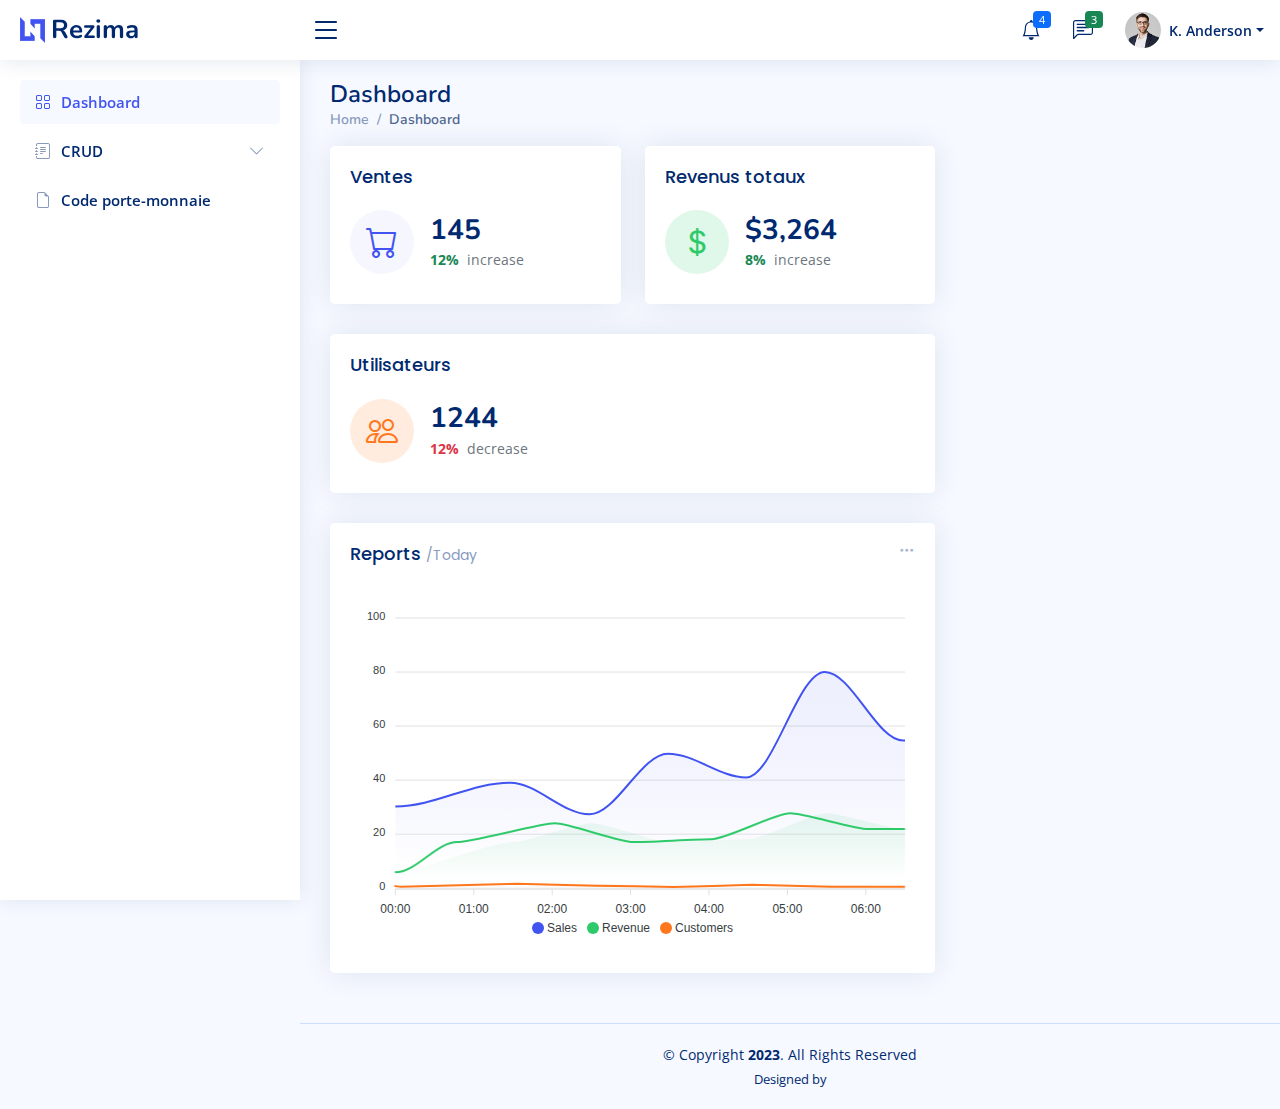
<file: FrontRegime/index.html>
<!DOCTYPE html>
<html lang="en">

<head>
  <meta charset="utf-8">
  <meta content="width=device-width, initial-scale=1.0" name="viewport">

  <title>Rezima - Admin</title>
  <meta content="" name="description">
  <meta content="" name="keywords">

  <!-- Favicons -->
  <link href="assets/img/favicon.png" rel="icon">
  <link href="assets/img/apple-touch-icon.png" rel="apple-touch-icon">

  <!-- Google Fonts -->
  <link href="https://fonts.gstatic.com" rel="preconnect">
  <link href="https://fonts.googleapis.com/css?family=Open+Sans:300,300i,400,400i,600,600i,700,700i|Nunito:300,300i,400,400i,600,600i,700,700i|Poppins:300,300i,400,400i,500,500i,600,600i,700,700i" rel="stylesheet">

  <!-- Vendor CSS Files -->
  <link href="assets/vendor/bootstrap/css/bootstrap.min.css" rel="stylesheet">
  <link href="assets/vendor/bootstrap-icons/bootstrap-icons.css" rel="stylesheet">
  <link href="assets/vendor/boxicons/css/boxicons.min.css" rel="stylesheet">
  <link href="assets/vendor/quill/quill.snow.css" rel="stylesheet">
  <link href="assets/vendor/quill/quill.bubble.css" rel="stylesheet">
  <link href="assets/vendor/remixicon/remixicon.css" rel="stylesheet">
  <link href="assets/vendor/simple-datatables/style.css" rel="stylesheet">

  <!-- Template Main CSS File -->
  <link href="assets/css/style.css" rel="stylesheet">

  <!-- =======================================================
  * Template Name: NiceAdmin - v2.2.2
  * Template URL: https://bootstrapmade.com/nice-admin-bootstrap-admin-html-template/
  * Author: BootstrapMade.com
  * License: https://bootstrapmade.com/license/
  ======================================================== -->
</head>

<body>

  <!-- ======= Header ======= -->
  <header id="header" class="header fixed-top d-flex align-items-center">

    <div class="d-flex align-items-center justify-content-between">
      <a href="index.html" class="logo d-flex align-items-center">
        <img src="assets/img/logo.png" alt="">
        <span class="d-none d-lg-block">Rezima</span>
      </a>
      <i class="bi bi-list toggle-sidebar-btn"></i>
    </div><!-- End Logo -->


    <nav class="header-nav ms-auto">
      <ul class="d-flex align-items-center">

        <li class="nav-item d-block d-lg-none">
          <a class="nav-link nav-icon search-bar-toggle " href="#">
            <i class="bi bi-search"></i>
          </a>
        </li><!-- End Search Icon-->

        <li class="nav-item dropdown">

          <a class="nav-link nav-icon" href="#" data-bs-toggle="dropdown">
            <i class="bi bi-bell"></i>
            <span class="badge bg-primary badge-number">4</span>
          </a><!-- End Notification Icon -->

          <ul class="dropdown-menu dropdown-menu-end dropdown-menu-arrow notifications">
            <li class="dropdown-header">
              You have 4 new notifications
              <a href="#"><span class="badge rounded-pill bg-primary p-2 ms-2">View all</span></a>
            </li>
            <li>
              <hr class="dropdown-divider">
            </li>

            <li class="notification-item">
              <i class="bi bi-exclamation-circle text-warning"></i>
              <div>
                <h4>Lorem Ipsum</h4>
                <p>Quae dolorem earum veritatis oditseno</p>
                <p>30 min. ago</p>
              </div>
            </li>

            <li>
              <hr class="dropdown-divider">
            </li>

            <li class="notification-item">
              <i class="bi bi-x-circle text-danger"></i>
              <div>
                <h4>Atque rerum nesciunt</h4>
                <p>Quae dolorem earum veritatis oditseno</p>
                <p>1 hr. ago</p>
              </div>
            </li>

            <li>
              <hr class="dropdown-divider">
            </li>

            <li class="notification-item">
              <i class="bi bi-check-circle text-success"></i>
              <div>
                <h4>Sit rerum fuga</h4>
                <p>Quae dolorem earum veritatis oditseno</p>
                <p>2 hrs. ago</p>
              </div>
            </li>

            <li>
              <hr class="dropdown-divider">
            </li>

            <li class="notification-item">
              <i class="bi bi-info-circle text-primary"></i>
              <div>
                <h4>Dicta reprehenderit</h4>
                <p>Quae dolorem earum veritatis oditseno</p>
                <p>4 hrs. ago</p>
              </div>
            </li>

            <li>
              <hr class="dropdown-divider">
            </li>
            <li class="dropdown-footer">
              <a href="#">Show all notifications</a>
            </li>

          </ul><!-- End Notification Dropdown Items -->

        </li><!-- End Notification Nav -->

        <li class="nav-item dropdown">

          <a class="nav-link nav-icon" href="#" data-bs-toggle="dropdown">
            <i class="bi bi-chat-left-text"></i>
            <span class="badge bg-success badge-number">3</span>
          </a><!-- End Messages Icon -->

          <ul class="dropdown-menu dropdown-menu-end dropdown-menu-arrow messages">
            <li class="dropdown-header">
              You have 3 new messages
              <a href="#"><span class="badge rounded-pill bg-primary p-2 ms-2">View all</span></a>
            </li>
            <li>
              <hr class="dropdown-divider">
            </li>

            <li class="message-item">
              <a href="#">
                <img src="assets/img/messages-1.jpg" alt="" class="rounded-circle">
                <div>
                  <h4>Maria Hudson</h4>
                  <p>Velit asperiores et ducimus soluta repudiandae labore officia est ut...</p>
                  <p>4 hrs. ago</p>
                </div>
              </a>
            </li>
            <li>
              <hr class="dropdown-divider">
            </li>

            <li class="message-item">
              <a href="#">
                <img src="assets/img/messages-2.jpg" alt="" class="rounded-circle">
                <div>
                  <h4>Anna Nelson</h4>
                  <p>Velit asperiores et ducimus soluta repudiandae labore officia est ut...</p>
                  <p>6 hrs. ago</p>
                </div>
              </a>
            </li>
            <li>
              <hr class="dropdown-divider">
            </li>

            <li class="message-item">
              <a href="#">
                <img src="assets/img/messages-3.jpg" alt="" class="rounded-circle">
                <div>
                  <h4>David Muldon</h4>
                  <p>Velit asperiores et ducimus soluta repudiandae labore officia est ut...</p>
                  <p>8 hrs. ago</p>
                </div>
              </a>
            </li>
            <li>
              <hr class="dropdown-divider">
            </li>

            <li class="dropdown-footer">
              <a href="#">Show all messages</a>
            </li>

          </ul><!-- End Messages Dropdown Items -->

        </li><!-- End Messages Nav -->

        <li class="nav-item dropdown pe-3">

          <a class="nav-link nav-profile d-flex align-items-center pe-0" href="#" data-bs-toggle="dropdown">
            <img src="assets/img/profile-img.jpg" alt="Profile" class="rounded-circle">
            <span class="d-none d-md-block dropdown-toggle ps-2">K. Anderson</span>
          </a><!-- End Profile Iamge Icon -->

          <ul class="dropdown-menu dropdown-menu-end dropdown-menu-arrow profile">
            <li class="dropdown-header">
              <h6>Kevin Anderson</h6>
              <span>Web Designer</span>
            </li>
            <li>
              <hr class="dropdown-divider">
            </li>

            <li>
              <a class="dropdown-item d-flex align-items-center" href="users-profile.html">
                <i class="bi bi-person"></i>
                <span>My Profile</span>
              </a>
            </li>
            <li>
              <hr class="dropdown-divider">
            </li>

            <li>
              <a class="dropdown-item d-flex align-items-center" href="users-profile.html">
                <i class="bi bi-gear"></i>
                <span>Account Settings</span>
              </a>
            </li>
            <li>
              <hr class="dropdown-divider">
            </li>

            <li>
              <a class="dropdown-item d-flex align-items-center" href="pages-faq.html">
                <i class="bi bi-question-circle"></i>
                <span>Need Help?</span>
              </a>
            </li>
            <li>
              <hr class="dropdown-divider">
            </li>

            <li>
              <a class="dropdown-item d-flex align-items-center" href="#">
                <i class="bi bi-box-arrow-right"></i>
                <span>Sign Out</span>
              </a>
            </li>

          </ul><!-- End Profile Dropdown Items -->
        </li><!-- End Profile Nav -->

      </ul>
    </nav><!-- End Icons Navigation -->

  </header><!-- End Header -->

  <!-- ======= Sidebar ======= -->
  <aside id="sidebar" class="sidebar">

    <ul class="sidebar-nav" id="sidebar-nav">

      <li class="nav-item">
        <a class="nav-link " href="index.html">
          <i class="bi bi-grid"></i>
          <span>Dashboard</span>
        </a>
      </li>
      </li><!-- End Dashboard Nav -->

      <li class="nav-item">
       
      <li class="nav-item">
        <a class="nav-link collapsed" data-bs-target="#forms-nav" data-bs-toggle="collapse" href="#">
          <i class="bi bi-journal-text"></i><span>CRUD</span><i class="bi bi-chevron-down ms-auto"></i>
        </a>
        <ul id="forms-nav" class="nav-content collapse " data-bs-parent="#sidebar-nav">
          <li>
            <a href="CRUD_Régimes.html">
              <i class="bi bi-circle"></i><span>Régimes</span>
            </a>
          </li>
          <li>
            <a href="CRUD_Sports.html">
              <i class="bi bi-circle"></i><span>Sports</span>
            </a>
          </li>
          <li>
            <a href="CRUD_Paramètres.html">
              <i class="bi bi-circle"></i><span>Paramètres</span>
            </a>
          </li>
        </ul>
<!-- End Forms Nav -->




      


    
<li class="nav-item">
  <a class="nav-link collapsed" href="Validation_Code.html">
    <i class="bi bi-file-earmark"></i>
    <span>Code porte-monnaie</span>
  </a>
</li><!-- End Blank Page Nav -->

    </ul>

  </aside><!-- End Sidebar-->
  <main id="main" class="main">

    <div class="pagetitle">
      <h1>Dashboard</h1>
      <nav>
        <ol class="breadcrumb">
          <li class="breadcrumb-item"><a href="index.html">Home</a></li>
          <li class="breadcrumb-item active">Dashboard</li>
        </ol>
      </nav>
    </div><!-- End Page Title -->

    <section class="section dashboard">
      <div class="row">

        <!-- Left side columns -->
        <div class="col-lg-8">
          <div class="row">

            <!-- Sales Card -->
            <div class="col-xxl-4 col-md-6">
              <div class="card info-card sales-card">

                

                <div class="card-body">
                  <h5 class="card-title">Ventes</h5>

                  <div class="d-flex align-items-center">
                    <div class="card-icon rounded-circle d-flex align-items-center justify-content-center">
                      <i class="bi bi-cart"></i>
                    </div>
                    <div class="ps-3">
                      <h6>145</h6>
                      <span class="text-success small pt-1 fw-bold">12%</span> <span class="text-muted small pt-2 ps-1">increase</span>

                    </div>
                  </div>
                </div>

              </div>
            </div><!-- End Sales Card -->

            <!-- Revenue Card -->
            <div class="col-xxl-4 col-md-6">
              <div class="card info-card revenue-card">

              
                <div class="card-body">
                  <h5 class="card-title">Revenus totaux</h5>

                  <div class="d-flex align-items-center">
                    <div class="card-icon rounded-circle d-flex align-items-center justify-content-center">
                      <i class="bi bi-currency-dollar"></i>
                    </div>
                    <div class="ps-3">
                      <h6>$3,264</h6>
                      <span class="text-success small pt-1 fw-bold">8%</span> <span class="text-muted small pt-2 ps-1">increase</span>

                    </div>
                  </div>
                </div>

              </div>
            </div><!-- End Revenue Card -->

            <!-- Customers Card -->
            <div class="col-xxl-4 col-xl-12">

              <div class="card info-card customers-card">

              

                <div class="card-body">
                  <h5 class="card-title">Utilisateurs</span></h5>

                  <div class="d-flex align-items-center">
                    <div class="card-icon rounded-circle d-flex align-items-center justify-content-center">
                      <i class="bi bi-people"></i>
                    </div>
                    <div class="ps-3">
                      <h6>1244</h6>
                      <span class="text-danger small pt-1 fw-bold">12%</span> <span class="text-muted small pt-2 ps-1">decrease</span>

                    </div>
                  </div>

                </div>
              </div>

            </div><!-- End Customers Card -->

            <!-- Reports -->
            <div class="col-12">
              <div class="card">

                <div class="filter">
                  <a class="icon" href="#" data-bs-toggle="dropdown"><i class="bi bi-three-dots"></i></a>
                  <ul class="dropdown-menu dropdown-menu-end dropdown-menu-arrow">
                    <li class="dropdown-header text-start">
                      <h6>Filter</h6>
                    </li>

                    <li><a class="dropdown-item" href="#">Today</a></li>
                    <li><a class="dropdown-item" href="#">This Month</a></li>
                    <li><a class="dropdown-item" href="#">This Year</a></li>
                  </ul>
                </div>

                <div class="card-body">
                  <h5 class="card-title">Reports <span>/Today</span></h5>

                  <!-- Line Chart -->
                  <div id="reportsChart"></div>

                  <script>
                    document.addEventListener("DOMContentLoaded", () => {
                      new ApexCharts(document.querySelector("#reportsChart"), {
                        series: [{
                          name: 'Sales',
                          data: [31, 40, 28, 51, 42, 82, 56],
                        }, {
                          name: 'Revenue',
                          data: [11, 32, 45, 32, 34, 52, 41]
                        }, {
                          name: 'Customers',
                          data: [15, 11, 32, 18, 9, 24, 11]
                        }],
                        chart: {
                          height: 350,
                          type: 'area',
                          toolbar: {
                            show: false
                          },
                        },
                        markers: {
                          size: 4
                        },
                        colors: ['#4154f1', '#2eca6a', '#ff771d'],
                        fill: {
                          type: "gradient",
                          gradient: {
                            shadeIntensity: 1,
                            opacityFrom: 0.3,
                            opacityTo: 0.4,
                            stops: [0, 90, 100]
                          }
                        },
                        dataLabels: {
                          enabled: false
                        },
                        stroke: {
                          curve: 'smooth',
                          width: 2
                        },
                        xaxis: {
                          type: 'datetime',
                          categories: ["2018-09-19T00:00:00.000Z", "2018-09-19T01:30:00.000Z", "2018-09-19T02:30:00.000Z", "2018-09-19T03:30:00.000Z", "2018-09-19T04:30:00.000Z", "2018-09-19T05:30:00.000Z", "2018-09-19T06:30:00.000Z"]
                        },
                        tooltip: {
                          x: {
                            format: 'dd/MM/yy HH:mm'
                          },
                        }
                      }).render();
                    });
                  </script>
                  <!-- End Line Chart -->

                </div>

              </div>
            </div><!-- End Reports -->

           
          </div>
        </div><!-- End Left side columns -->

        <!-- Right side columns -->
        

      </div>
    </section>

  </main><!-- End #main -->

  <!-- ======= Footer ======= -->
  <footer id="footer" class="footer">
    <div class="copyright">
      &copy; Copyright <strong><span>2023</span></strong>. All Rights Reserved
    </div>
    <div class="credits">
      <!-- All the links in the footer should remain intact. -->
      <!-- You can delete the links only if you purchased the pro version. -->
      <!-- Licensing information: https://bootstrapmade.com/license/ -->
      <!-- Purchase the pro version with working PHP/AJAX contact form: https://bootstrapmade.com/nice-admin-bootstrap-admin-html-template/ -->
      Designed by 
  </footer><!-- End Footer -->
  <a href="#" class="back-to-top d-flex align-items-center justify-content-center"><i class="bi bi-arrow-up-short"></i></a>

  <!-- Vendor JS Files -->
  <script src="assets/vendor/apexcharts/apexcharts.min.js"></script>
  <script src="assets/vendor/bootstrap/js/bootstrap.bundle.min.js"></script>
  <script src="assets/vendor/chart.js/chart.min.js"></script>
  <script src="assets/vendor/echarts/echarts.min.js"></script>
  <script src="assets/vendor/quill/quill.min.js"></script>
  <script src="assets/vendor/simple-datatables/simple-datatables.js"></script>
  <script src="assets/vendor/tinymce/tinymce.min.js"></script>
  <script src="assets/vendor/php-email-form/validate.js"></script>

  <!-- Template Main JS File -->
  <script src="assets/js/main.js"></script>

</body>

</html>
</file>
<file: FrontRegime/assets/vendor/quill/quill.snow.css>
/*!
 * Quill Editor v1.3.7
 * https://quilljs.com/
 * Copyright (c) 2014, Jason Chen
 * Copyright (c) 2013, salesforce.com
 */
.ql-container {
  box-sizing: border-box;
  font-family: Helvetica, Arial, sans-serif;
  font-size: 13px;
  height: 100%;
  margin: 0px;
  position: relative;
}
.ql-container.ql-disabled .ql-tooltip {
  visibility: hidden;
}
.ql-container.ql-disabled .ql-editor ul[data-checked] > li::before {
  pointer-events: none;
}
.ql-clipboard {
  left: -100000px;
  height: 1px;
  overflow-y: hidden;
  position: absolute;
  top: 50%;
}
.ql-clipboard p {
  margin: 0;
  padding: 0;
}
.ql-editor {
  box-sizing: border-box;
  line-height: 1.42;
  height: 100%;
  outline: none;
  overflow-y: auto;
  padding: 12px 15px;
  tab-size: 4;
  -moz-tab-size: 4;
  text-align: left;
  white-space: pre-wrap;
  word-wrap: break-word;
}
.ql-editor > * {
  cursor: text;
}
.ql-editor p,
.ql-editor ol,
.ql-editor ul,
.ql-editor pre,
.ql-editor blockquote,
.ql-editor h1,
.ql-editor h2,
.ql-editor h3,
.ql-editor h4,
.ql-editor h5,
.ql-editor h6 {
  margin: 0;
  padding: 0;
  counter-reset: list-1 list-2 list-3 list-4 list-5 list-6 list-7 list-8 list-9;
}
.ql-editor ol,
.ql-editor ul {
  padding-left: 1.5em;
}
.ql-editor ol > li,
.ql-editor ul > li {
  list-style-type: none;
}
.ql-editor ul > li::before {
  content: '\2022';
}
.ql-editor ul[data-checked=true],
.ql-editor ul[data-checked=false] {
  pointer-events: none;
}
.ql-editor ul[data-checked=true] > li *,
.ql-editor ul[data-checked=false] > li * {
  pointer-events: all;
}
.ql-editor ul[data-checked=true] > li::before,
.ql-editor ul[data-checked=false] > li::before {
  color: #777;
  cursor: pointer;
  pointer-events: all;
}
.ql-editor ul[data-checked=true] > li::before {
  content: '\2611';
}
.ql-editor ul[data-checked=false] > li::before {
  content: '\2610';
}
.ql-editor li::before {
  display: inline-block;
  white-space: nowrap;
  width: 1.2em;
}
.ql-editor li:not(.ql-direction-rtl)::before {
  margin-left: -1.5em;
  margin-right: 0.3em;
  text-align: right;
}
.ql-editor li.ql-direction-rtl::before {
  margin-left: 0.3em;
  margin-right: -1.5em;
}
.ql-editor ol li:not(.ql-direction-rtl),
.ql-editor ul li:not(.ql-direction-rtl) {
  padding-left: 1.5em;
}
.ql-editor ol li.ql-direction-rtl,
.ql-editor ul li.ql-direction-rtl {
  padding-right: 1.5em;
}
.ql-editor ol li {
  counter-reset: list-1 list-2 list-3 list-4 list-5 list-6 list-7 list-8 list-9;
  counter-increment: list-0;
}
.ql-editor ol li:before {
  content: counter(list-0, decimal) '. ';
}
.ql-editor ol li.ql-indent-1 {
  counter-increment: list-1;
}
.ql-editor ol li.ql-indent-1:before {
  content: counter(list-1, lower-alpha) '. ';
}
.ql-editor ol li.ql-indent-1 {
  counter-reset: list-2 list-3 list-4 list-5 list-6 list-7 list-8 list-9;
}
.ql-editor ol li.ql-indent-2 {
  counter-increment: list-2;
}
.ql-editor ol li.ql-indent-2:before {
  content: counter(list-2, lower-roman) '. ';
}
.ql-editor ol li.ql-indent-2 {
  counter-reset: list-3 list-4 list-5 list-6 list-7 list-8 list-9;
}
.ql-editor ol li.ql-indent-3 {
  counter-increment: list-3;
}
.ql-editor ol li.ql-indent-3:before {
  content: counter(list-3, decimal) '. ';
}
.ql-editor ol li.ql-indent-3 {
  counter-reset: list-4 list-5 list-6 list-7 list-8 list-9;
}
.ql-editor ol li.ql-indent-4 {
  counter-increment: list-4;
}
.ql-editor ol li.ql-indent-4:before {
  content: counter(list-4, lower-alpha) '. ';
}
.ql-editor ol li.ql-indent-4 {
  counter-reset: list-5 list-6 list-7 list-8 list-9;
}
.ql-editor ol li.ql-indent-5 {
  counter-increment: list-5;
}
.ql-editor ol li.ql-indent-5:before {
  content: counter(list-5, lower-roman) '. ';
}
.ql-editor ol li.ql-indent-5 {
  counter-reset: list-6 list-7 list-8 list-9;
}
.ql-editor ol li.ql-indent-6 {
  counter-increment: list-6;
}
.ql-editor ol li.ql-indent-6:before {
  content: counter(list-6, decimal) '. ';
}
.ql-editor ol li.ql-indent-6 {
  counter-reset: list-7 list-8 list-9;
}
.ql-editor ol li.ql-indent-7 {
  counter-increment: list-7;
}
.ql-editor ol li.ql-indent-7:before {
  content: counter(list-7, lower-alpha) '. ';
}
.ql-editor ol li.ql-indent-7 {
  counter-reset: list-8 list-9;
}
.ql-editor ol li.ql-indent-8 {
  counter-increment: list-8;
}
.ql-editor ol li.ql-indent-8:before {
  content: counter(list-8, lower-roman) '. ';
}
.ql-editor ol li.ql-indent-8 {
  counter-reset: list-9;
}
.ql-editor ol li.ql-indent-9 {
  counter-increment: list-9;
}
.ql-editor ol li.ql-indent-9:before {
  content: counter(list-9, decimal) '. ';
}
.ql-editor .ql-indent-1:not(.ql-direction-rtl) {
  padding-left: 3em;
}
.ql-editor li.ql-indent-1:not(.ql-direction-rtl) {
  padding-left: 4.5em;
}
.ql-editor .ql-indent-1.ql-direction-rtl.ql-align-right {
  padding-right: 3em;
}
.ql-editor li.ql-indent-1.ql-direction-rtl.ql-align-right {
  padding-right: 4.5em;
}
.ql-editor .ql-indent-2:not(.ql-direction-rtl) {
  padding-left: 6em;
}
.ql-editor li.ql-indent-2:not(.ql-direction-rtl) {
  padding-left: 7.5em;
}
.ql-editor .ql-indent-2.ql-direction-rtl.ql-align-right {
  padding-right: 6em;
}
.ql-editor li.ql-indent-2.ql-direction-rtl.ql-align-right {
  padding-right: 7.5em;
}
.ql-editor .ql-indent-3:not(.ql-direction-rtl) {
  padding-left: 9em;
}
.ql-editor li.ql-indent-3:not(.ql-direction-rtl) {
  padding-left: 10.5em;
}
.ql-editor .ql-indent-3.ql-direction-rtl.ql-align-right {
  padding-right: 9em;
}
.ql-editor li.ql-indent-3.ql-direction-rtl.ql-align-right {
  padding-right: 10.5em;
}
.ql-editor .ql-indent-4:not(.ql-direction-rtl) {
  padding-left: 12em;
}
.ql-editor li.ql-indent-4:not(.ql-direction-rtl) {
  padding-left: 13.5em;
}
.ql-editor .ql-indent-4.ql-direction-rtl.ql-align-right {
  padding-right: 12em;
}
.ql-editor li.ql-indent-4.ql-direction-rtl.ql-align-right {
  padding-right: 13.5em;
}
.ql-editor .ql-indent-5:not(.ql-direction-rtl) {
  padding-left: 15em;
}
.ql-editor li.ql-indent-5:not(.ql-direction-rtl) {
  padding-left: 16.5em;
}
.ql-editor .ql-indent-5.ql-direction-rtl.ql-align-right {
  padding-right: 15em;
}
.ql-editor li.ql-indent-5.ql-direction-rtl.ql-align-right {
  padding-right: 16.5em;
}
.ql-editor .ql-indent-6:not(.ql-direction-rtl) {
  padding-left: 18em;
}
.ql-editor li.ql-indent-6:not(.ql-direction-rtl) {
  padding-left: 19.5em;
}
.ql-editor .ql-indent-6.ql-direction-rtl.ql-align-right {
  padding-right: 18em;
}
.ql-editor li.ql-indent-6.ql-direction-rtl.ql-align-right {
  padding-right: 19.5em;
}
.ql-editor .ql-indent-7:not(.ql-direction-rtl) {
  padding-left: 21em;
}
.ql-editor li.ql-indent-7:not(.ql-direction-rtl) {
  padding-left: 22.5em;
}
.ql-editor .ql-indent-7.ql-direction-rtl.ql-align-right {
  padding-right: 21em;
}
.ql-editor li.ql-indent-7.ql-direction-rtl.ql-align-right {
  padding-right: 22.5em;
}
.ql-editor .ql-indent-8:not(.ql-direction-rtl) {
  padding-left: 24em;
}
.ql-editor li.ql-indent-8:not(.ql-direction-rtl) {
  padding-left: 25.5em;
}
.ql-editor .ql-indent-8.ql-direction-rtl.ql-align-right {
  padding-right: 24em;
}
.ql-editor li.ql-indent-8.ql-direction-rtl.ql-align-right {
  padding-right: 25.5em;
}
.ql-editor .ql-indent-9:not(.ql-direction-rtl) {
  padding-left: 27em;
}
.ql-editor li.ql-indent-9:not(.ql-direction-rtl) {
  padding-left: 28.5em;
}
.ql-editor .ql-indent-9.ql-direction-rtl.ql-align-right {
  padding-right: 27em;
}
.ql-editor li.ql-indent-9.ql-direction-rtl.ql-align-right {
  padding-right: 28.5em;
}
.ql-editor .ql-video {
  display: block;
  max-width: 100%;
}
.ql-editor .ql-video.ql-align-center {
  margin: 0 auto;
}
.ql-editor .ql-video.ql-align-right {
  margin: 0 0 0 auto;
}
.ql-editor .ql-bg-black {
  background-color: #000;
}
.ql-editor .ql-bg-red {
  background-color: #e60000;
}
.ql-editor .ql-bg-orange {
  background-color: #f90;
}
.ql-editor .ql-bg-yellow {
  background-color: #ff0;
}
.ql-editor .ql-bg-green {
  background-color: #008a00;
}
.ql-editor .ql-bg-blue {
  background-color: #06c;
}
.ql-editor .ql-bg-purple {
  background-color: #93f;
}
.ql-editor .ql-color-white {
  color: #fff;
}
.ql-editor .ql-color-red {
  color: #e60000;
}
.ql-editor .ql-color-orange {
  color: #f90;
}
.ql-editor .ql-color-yellow {
  color: #ff0;
}
.ql-editor .ql-color-green {
  color: #008a00;
}
.ql-editor .ql-color-blue {
  color: #06c;
}
.ql-editor .ql-color-purple {
  color: #93f;
}
.ql-editor .ql-font-serif {
  font-family: Georgia, Times New Roman, serif;
}
.ql-editor .ql-font-monospace {
  font-family: Monaco, Courier New, monospace;
}
.ql-editor .ql-size-small {
  font-size: 0.75em;
}
.ql-editor .ql-size-large {
  font-size: 1.5em;
}
.ql-editor .ql-size-huge {
  font-size: 2.5em;
}
.ql-editor .ql-direction-rtl {
  direction: rtl;
  text-align: inherit;
}
.ql-editor .ql-align-center {
  text-align: center;
}
.ql-editor .ql-align-justify {
  text-align: justify;
}
.ql-editor .ql-align-right {
  text-align: right;
}
.ql-editor.ql-blank::before {
  color: rgba(0,0,0,0.6);
  content: attr(data-placeholder);
  font-style: italic;
  left: 15px;
  pointer-events: none;
  position: absolute;
  right: 15px;
}
.ql-snow.ql-toolbar:after,
.ql-snow .ql-toolbar:after {
  clear: both;
  content: '';
  display: table;
}
.ql-snow.ql-toolbar button,
.ql-snow .ql-toolbar button {
  background: none;
  border: none;
  cursor: pointer;
  display: inline-block;
  float: left;
  height: 24px;
  padding: 3px 5px;
  width: 28px;
}
.ql-snow.ql-toolbar button svg,
.ql-snow .ql-toolbar button svg {
  float: left;
  height: 100%;
}
.ql-snow.ql-toolbar button:active:hover,
.ql-snow .ql-toolbar button:active:hover {
  outline: none;
}
.ql-snow.ql-toolbar input.ql-image[type=file],
.ql-snow .ql-toolbar input.ql-image[type=file] {
  display: none;
}
.ql-snow.ql-toolbar button:hover,
.ql-snow .ql-toolbar button:hover,
.ql-snow.ql-toolbar button:focus,
.ql-snow .ql-toolbar button:focus,
.ql-snow.ql-toolbar button.ql-active,
.ql-snow .ql-toolbar button.ql-active,
.ql-snow.ql-toolbar .ql-picker-label:hover,
.ql-snow .ql-toolbar .ql-picker-label:hover,
.ql-snow.ql-toolbar .ql-picker-label.ql-active,
.ql-snow .ql-toolbar .ql-picker-label.ql-active,
.ql-snow.ql-toolbar .ql-picker-item:hover,
.ql-snow .ql-toolbar .ql-picker-item:hover,
.ql-snow.ql-toolbar .ql-picker-item.ql-selected,
.ql-snow .ql-toolbar .ql-picker-item.ql-selected {
  color: #06c;
}
.ql-snow.ql-toolbar button:hover .ql-fill,
.ql-snow .ql-toolbar button:hover .ql-fill,
.ql-snow.ql-toolbar button:focus .ql-fill,
.ql-snow .ql-toolbar button:focus .ql-fill,
.ql-snow.ql-toolbar button.ql-active .ql-fill,
.ql-snow .ql-toolbar button.ql-active .ql-fill,
.ql-snow.ql-toolbar .ql-picker-label:hover .ql-fill,
.ql-snow .ql-toolbar .ql-picker-label:hover .ql-fill,
.ql-snow.ql-toolbar .ql-picker-label.ql-active .ql-fill,
.ql-snow .ql-toolbar .ql-picker-label.ql-active .ql-fill,
.ql-snow.ql-toolbar .ql-picker-item:hover .ql-fill,
.ql-snow .ql-toolbar .ql-picker-item:hover .ql-fill,
.ql-snow.ql-toolbar .ql-picker-item.ql-selected .ql-fill,
.ql-snow .ql-toolbar .ql-picker-item.ql-selected .ql-fill,
.ql-snow.ql-toolbar button:hover .ql-stroke.ql-fill,
.ql-snow .ql-toolbar button:hover .ql-stroke.ql-fill,
.ql-snow.ql-toolbar button:focus .ql-stroke.ql-fill,
.ql-snow .ql-toolbar button:focus .ql-stroke.ql-fill,
.ql-snow.ql-toolbar button.ql-active .ql-stroke.ql-fill,
.ql-snow .ql-toolbar button.ql-active .ql-stroke.ql-fill,
.ql-snow.ql-toolbar .ql-picker-label:hover .ql-stroke.ql-fill,
.ql-snow .ql-toolbar .ql-picker-label:hover .ql-stroke.ql-fill,
.ql-snow.ql-toolbar .ql-picker-label.ql-active .ql-stroke.ql-fill,
.ql-snow .ql-toolbar .ql-picker-label.ql-active .ql-stroke.ql-fill,
.ql-snow.ql-toolbar .ql-picker-item:hover .ql-stroke.ql-fill,
.ql-snow .ql-toolbar .ql-picker-item:hover .ql-stroke.ql-fill,
.ql-snow.ql-toolbar .ql-picker-item.ql-selected .ql-stroke.ql-fill,
.ql-snow .ql-toolbar .ql-picker-item.ql-selected .ql-stroke.ql-fill {
  fill: #06c;
}
.ql-snow.ql-toolbar button:hover .ql-stroke,
.ql-snow .ql-toolbar button:hover .ql-stroke,
.ql-snow.ql-toolbar button:focus .ql-stroke,
.ql-snow .ql-toolbar button:focus .ql-stroke,
.ql-snow.ql-toolbar button.ql-active .ql-stroke,
.ql-snow .ql-toolbar button.ql-active .ql-stroke,
.ql-snow.ql-toolbar .ql-picker-label:hover .ql-stroke,
.ql-snow .ql-toolbar .ql-picker-label:hover .ql-stroke,
.ql-snow.ql-toolbar .ql-picker-label.ql-active .ql-stroke,
.ql-snow .ql-toolbar .ql-picker-label.ql-active .ql-stroke,
.ql-snow.ql-toolbar .ql-picker-item:hover .ql-stroke,
.ql-snow .ql-toolbar .ql-picker-item:hover .ql-stroke,
.ql-snow.ql-toolbar .ql-picker-item.ql-selected .ql-stroke,
.ql-snow .ql-toolbar .ql-picker-item.ql-selected .ql-stroke,
.ql-snow.ql-toolbar button:hover .ql-stroke-miter,
.ql-snow .ql-toolbar button:hover .ql-stroke-miter,
.ql-snow.ql-toolbar button:focus .ql-stroke-miter,
.ql-snow .ql-toolbar button:focus .ql-stroke-miter,
.ql-snow.ql-toolbar button.ql-active .ql-stroke-miter,
.ql-snow .ql-toolbar button.ql-active .ql-stroke-miter,
.ql-snow.ql-toolbar .ql-picker-label:hover .ql-stroke-miter,
.ql-snow .ql-toolbar .ql-picker-label:hover .ql-stroke-miter,
.ql-snow.ql-toolbar .ql-picker-label.ql-active .ql-stroke-miter,
.ql-snow .ql-toolbar .ql-picker-label.ql-active .ql-stroke-miter,
.ql-snow.ql-toolbar .ql-picker-item:hover .ql-stroke-miter,
.ql-snow .ql-toolbar .ql-picker-item:hover .ql-stroke-miter,
.ql-snow.ql-toolbar .ql-picker-item.ql-selected .ql-stroke-miter,
.ql-snow .ql-toolbar .ql-picker-item.ql-selected .ql-stroke-miter {
  stroke: #06c;
}
@media (pointer: coarse) {
  .ql-snow.ql-toolbar button:hover:not(.ql-active),
  .ql-snow .ql-toolbar button:hover:not(.ql-active) {
    color: #444;
  }
  .ql-snow.ql-toolbar button:hover:not(.ql-active) .ql-fill,
  .ql-snow .ql-toolbar button:hover:not(.ql-active) .ql-fill,
  .ql-snow.ql-toolbar button:hover:not(.ql-active) .ql-stroke.ql-fill,
  .ql-snow .ql-toolbar button:hover:not(.ql-active) .ql-stroke.ql-fill {
    fill: #444;
  }
  .ql-snow.ql-toolbar button:hover:not(.ql-active) .ql-stroke,
  .ql-snow .ql-toolbar button:hover:not(.ql-active) .ql-stroke,
  .ql-snow.ql-toolbar button:hover:not(.ql-active) .ql-stroke-miter,
  .ql-snow .ql-toolbar button:hover:not(.ql-active) .ql-stroke-miter {
    stroke: #444;
  }
}
.ql-snow {
  box-sizing: border-box;
}
.ql-snow * {
  box-sizing: border-box;
}
.ql-snow .ql-hidden {
  display: none;
}
.ql-snow .ql-out-bottom,
.ql-snow .ql-out-top {
  visibility: hidden;
}
.ql-snow .ql-tooltip {
  position: absolute;
  transform: translateY(10px);
}
.ql-snow .ql-tooltip a {
  cursor: pointer;
  text-decoration: none;
}
.ql-snow .ql-tooltip.ql-flip {
  transform: translateY(-10px);
}
.ql-snow .ql-formats {
  display: inline-block;
  vertical-align: middle;
}
.ql-snow .ql-formats:after {
  clear: both;
  content: '';
  display: table;
}
.ql-snow .ql-stroke {
  fill: none;
  stroke: #444;
  stroke-linecap: round;
  stroke-linejoin: round;
  stroke-width: 2;
}
.ql-snow .ql-stroke-miter {
  fill: none;
  stroke: #444;
  stroke-miterlimit: 10;
  stroke-width: 2;
}
.ql-snow .ql-fill,
.ql-snow .ql-stroke.ql-fill {
  fill: #444;
}
.ql-snow .ql-empty {
  fill: none;
}
.ql-snow .ql-even {
  fill-rule: evenodd;
}
.ql-snow .ql-thin,
.ql-snow .ql-stroke.ql-thin {
  stroke-width: 1;
}
.ql-snow .ql-transparent {
  opacity: 0.4;
}
.ql-snow .ql-direction svg:last-child {
  display: none;
}
.ql-snow .ql-direction.ql-active svg:last-child {
  display: inline;
}
.ql-snow .ql-direction.ql-active svg:first-child {
  display: none;
}
.ql-snow .ql-editor h1 {
  font-size: 2em;
}
.ql-snow .ql-editor h2 {
  font-size: 1.5em;
}
.ql-snow .ql-editor h3 {
  font-size: 1.17em;
}
.ql-snow .ql-editor h4 {
  font-size: 1em;
}
.ql-snow .ql-editor h5 {
  font-size: 0.83em;
}
.ql-snow .ql-editor h6 {
  font-size: 0.67em;
}
.ql-snow .ql-editor a {
  text-decoration: underline;
}
.ql-snow .ql-editor blockquote {
  border-left: 4px solid #ccc;
  margin-bottom: 5px;
  margin-top: 5px;
  padding-left: 16px;
}
.ql-snow .ql-editor code,
.ql-snow .ql-editor pre {
  background-color: #f0f0f0;
  border-radius: 3px;
}
.ql-snow .ql-editor pre {
  white-space: pre-wrap;
  margin-bottom: 5px;
  margin-top: 5px;
  padding: 5px 10px;
}
.ql-snow .ql-editor code {
  font-size: 85%;
  padding: 2px 4px;
}
.ql-snow .ql-editor pre.ql-syntax {
  background-color: #23241f;
  color: #f8f8f2;
  overflow: visible;
}
.ql-snow .ql-editor img {
  max-width: 100%;
}
.ql-snow .ql-picker {
  color: #444;
  display: inline-block;
  float: left;
  font-size: 14px;
  font-weight: 500;
  height: 24px;
  position: relative;
  vertical-align: middle;
}
.ql-snow .ql-picker-label {
  cursor: pointer;
  display: inline-block;
  height: 100%;
  padding-left: 8px;
  padding-right: 2px;
  position: relative;
  width: 100%;
}
.ql-snow .ql-picker-label::before {
  display: inline-block;
  line-height: 22px;
}
.ql-snow .ql-picker-options {
  background-color: #fff;
  display: none;
  min-width: 100%;
  padding: 4px 8px;
  position: absolute;
  white-space: nowrap;
}
.ql-snow .ql-picker-options .ql-picker-item {
  cursor: pointer;
  display: block;
  padding-bottom: 5px;
  padding-top: 5px;
}
.ql-snow .ql-picker.ql-expanded .ql-picker-label {
  color: #ccc;
  z-index: 2;
}
.ql-snow .ql-picker.ql-expanded .ql-picker-label .ql-fill {
  fill: #ccc;
}
.ql-snow .ql-picker.ql-expanded .ql-picker-label .ql-stroke {
  stroke: #ccc;
}
.ql-snow .ql-picker.ql-expanded .ql-picker-options {
  display: block;
  margin-top: -1px;
  top: 100%;
  z-index: 1;
}
.ql-snow .ql-color-picker,
.ql-snow .ql-icon-picker {
  width: 28px;
}
.ql-snow .ql-color-picker .ql-picker-label,
.ql-snow .ql-icon-picker .ql-picker-label {
  padding: 2px 4px;
}
.ql-snow .ql-color-picker .ql-picker-label svg,
.ql-snow .ql-icon-picker .ql-picker-label svg {
  right: 4px;
}
.ql-snow .ql-icon-picker .ql-picker-options {
  padding: 4px 0px;
}
.ql-snow .ql-icon-picker .ql-picker-item {
  height: 24px;
  width: 24px;
  padding: 2px 4px;
}
.ql-snow .ql-color-picker .ql-picker-options {
  padding: 3px 5px;
  width: 152px;
}
.ql-snow .ql-color-picker .ql-picker-item {
  border: 1px solid transparent;
  float: left;
  height: 16px;
  margin: 2px;
  padding: 0px;
  width: 16px;
}
.ql-snow .ql-picker:not(.ql-color-picker):not(.ql-icon-picker) svg {
  position: absolute;
  margin-top: -9px;
  right: 0;
  top: 50%;
  width: 18px;
}
.ql-snow .ql-picker.ql-header .ql-picker-label[data-label]:not([data-label=''])::before,
.ql-snow .ql-picker.ql-font .ql-picker-label[data-label]:not([data-label=''])::before,
.ql-snow .ql-picker.ql-size .ql-picker-label[data-label]:not([data-label=''])::before,
.ql-snow .ql-picker.ql-header .ql-picker-item[data-label]:not([data-label=''])::before,
.ql-snow .ql-picker.ql-font .ql-picker-item[data-label]:not([data-label=''])::before,
.ql-snow .ql-picker.ql-size .ql-picker-item[data-label]:not([data-label=''])::before {
  content: attr(data-label);
}
.ql-snow .ql-picker.ql-header {
  width: 98px;
}
.ql-snow .ql-picker.ql-header .ql-picker-label::before,
.ql-snow .ql-picker.ql-header .ql-picker-item::before {
  content: 'Normal';
}
.ql-snow .ql-picker.ql-header .ql-picker-label[data-value="1"]::before,
.ql-snow .ql-picker.ql-header .ql-picker-item[data-value="1"]::before {
  content: 'Heading 1';
}
.ql-snow .ql-picker.ql-header .ql-picker-label[data-value="2"]::before,
.ql-snow .ql-picker.ql-header .ql-picker-item[data-value="2"]::before {
  content: 'Heading 2';
}
.ql-snow .ql-picker.ql-header .ql-picker-label[data-value="3"]::before,
.ql-snow .ql-picker.ql-header .ql-picker-item[data-value="3"]::before {
  content: 'Heading 3';
}
.ql-snow .ql-picker.ql-header .ql-picker-label[data-value="4"]::before,
.ql-snow .ql-picker.ql-header .ql-picker-item[data-value="4"]::before {
  content: 'Heading 4';
}
.ql-snow .ql-picker.ql-header .ql-picker-label[data-value="5"]::before,
.ql-snow .ql-picker.ql-header .ql-picker-item[data-value="5"]::before {
  content: 'Heading 5';
}
.ql-snow .ql-picker.ql-header .ql-picker-label[data-value="6"]::before,
.ql-snow .ql-picker.ql-header .ql-picker-item[data-value="6"]::before {
  content: 'Heading 6';
}
.ql-snow .ql-picker.ql-header .ql-picker-item[data-value="1"]::before {
  font-size: 2em;
}
.ql-snow .ql-picker.ql-header .ql-picker-item[data-value="2"]::before {
  font-size: 1.5em;
}
.ql-snow .ql-picker.ql-header .ql-picker-item[data-value="3"]::before {
  font-size: 1.17em;
}
.ql-snow .ql-picker.ql-header .ql-picker-item[data-value="4"]::before {
  font-size: 1em;
}
.ql-snow .ql-picker.ql-header .ql-picker-item[data-value="5"]::before {
  font-size: 0.83em;
}
.ql-snow .ql-picker.ql-header .ql-picker-item[data-value="6"]::before {
  font-size: 0.67em;
}
.ql-snow .ql-picker.ql-font {
  width: 108px;
}
.ql-snow .ql-picker.ql-font .ql-picker-label::before,
.ql-snow .ql-picker.ql-font .ql-picker-item::before {
  content: 'Sans Serif';
}
.ql-snow .ql-picker.ql-font .ql-picker-label[data-value=serif]::before,
.ql-snow .ql-picker.ql-font .ql-picker-item[data-value=serif]::before {
  content: 'Serif';
}
.ql-snow .ql-picker.ql-font .ql-picker-label[data-value=monospace]::before,
.ql-snow .ql-picker.ql-font .ql-picker-item[data-value=monospace]::before {
  content: 'Monospace';
}
.ql-snow .ql-picker.ql-font .ql-picker-item[data-value=serif]::before {
  font-family: Georgia, Times New Roman, serif;
}
.ql-snow .ql-picker.ql-font .ql-picker-item[data-value=monospace]::before {
  font-family: Monaco, Courier New, monospace;
}
.ql-snow .ql-picker.ql-size {
  width: 98px;
}
.ql-snow .ql-picker.ql-size .ql-picker-label::before,
.ql-snow .ql-picker.ql-size .ql-picker-item::before {
  content: 'Normal';
}
.ql-snow .ql-picker.ql-size .ql-picker-label[data-value=small]::before,
.ql-snow .ql-picker.ql-size .ql-picker-item[data-value=small]::before {
  content: 'Small';
}
.ql-snow .ql-picker.ql-size .ql-picker-label[data-value=large]::before,
.ql-snow .ql-picker.ql-size .ql-picker-item[data-value=large]::before {
  content: 'Large';
}
.ql-snow .ql-picker.ql-size .ql-picker-label[data-value=huge]::before,
.ql-snow .ql-picker.ql-size .ql-picker-item[data-value=huge]::before {
  content: 'Huge';
}
.ql-snow .ql-picker.ql-size .ql-picker-item[data-value=small]::before {
  font-size: 10px;
}
.ql-snow .ql-picker.ql-size .ql-picker-item[data-value=large]::before {
  font-size: 18px;
}
.ql-snow .ql-picker.ql-size .ql-picker-item[data-value=huge]::before {
  font-size: 32px;
}
.ql-snow .ql-color-picker.ql-background .ql-picker-item {
  background-color: #fff;
}
.ql-snow .ql-color-picker.ql-color .ql-picker-item {
  background-color: #000;
}
.ql-toolbar.ql-snow {
  border: 1px solid #ccc;
  box-sizing: border-box;
  font-family: 'Helvetica Neue', 'Helvetica', 'Arial', sans-serif;
  padding: 8px;
}
.ql-toolbar.ql-snow .ql-formats {
  margin-right: 15px;
}
.ql-toolbar.ql-snow .ql-picker-label {
  border: 1px solid transparent;
}
.ql-toolbar.ql-snow .ql-picker-options {
  border: 1px solid transparent;
  box-shadow: rgba(0,0,0,0.2) 0 2px 8px;
}
.ql-toolbar.ql-snow .ql-picker.ql-expanded .ql-picker-label {
  border-color: #ccc;
}
.ql-toolbar.ql-snow .ql-picker.ql-expanded .ql-picker-options {
  border-color: #ccc;
}
.ql-toolbar.ql-snow .ql-color-picker .ql-picker-item.ql-selected,
.ql-toolbar.ql-snow .ql-color-picker .ql-picker-item:hover {
  border-color: #000;
}
.ql-toolbar.ql-snow + .ql-container.ql-snow {
  border-top: 0px;
}
.ql-snow .ql-tooltip {
  background-color: #fff;
  border: 1px solid #ccc;
  box-shadow: 0px 0px 5px #ddd;
  color: #444;
  padding: 5px 12px;
  white-space: nowrap;
}
.ql-snow .ql-tooltip::before {
  content: "Visit URL:";
  line-height: 26px;
  margin-right: 8px;
}
.ql-snow .ql-tooltip input[type=text] {
  display: none;
  border: 1px solid #ccc;
  font-size: 13px;
  height: 26px;
  margin: 0px;
  padding: 3px 5px;
  width: 170px;
}
.ql-snow .ql-tooltip a.ql-preview {
  display: inline-block;
  max-width: 200px;
  overflow-x: hidden;
  text-overflow: ellipsis;
  vertical-align: top;
}
.ql-snow .ql-tooltip a.ql-action::after {
  border-right: 1px solid #ccc;
  content: 'Edit';
  margin-left: 16px;
  padding-right: 8px;
}
.ql-snow .ql-tooltip a.ql-remove::before {
  content: 'Remove';
  margin-left: 8px;
}
.ql-snow .ql-tooltip a {
  line-height: 26px;
}
.ql-snow .ql-tooltip.ql-editing a.ql-preview,
.ql-snow .ql-tooltip.ql-editing a.ql-remove {
  display: none;
}
.ql-snow .ql-tooltip.ql-editing input[type=text] {
  display: inline-block;
}
.ql-snow .ql-tooltip.ql-editing a.ql-action::after {
  border-right: 0px;
  content: 'Save';
  padding-right: 0px;
}
.ql-snow .ql-tooltip[data-mode=link]::before {
  content: "Enter link:";
}
.ql-snow .ql-tooltip[data-mode=formula]::before {
  content: "Enter formula:";
}
.ql-snow .ql-tooltip[data-mode=video]::before {
  content: "Enter video:";
}
.ql-snow a {
  color: #06c;
}
.ql-container.ql-snow {
  border: 1px solid #ccc;
}
</file>
<file: FrontRegime/assets/vendor/quill/quill.bubble.css>
/*!
 * Quill Editor v1.3.7
 * https://quilljs.com/
 * Copyright (c) 2014, Jason Chen
 * Copyright (c) 2013, salesforce.com
 */
.ql-container {
  box-sizing: border-box;
  font-family: Helvetica, Arial, sans-serif;
  font-size: 13px;
  height: 100%;
  margin: 0px;
  position: relative;
}
.ql-container.ql-disabled .ql-tooltip {
  visibility: hidden;
}
.ql-container.ql-disabled .ql-editor ul[data-checked] > li::before {
  pointer-events: none;
}
.ql-clipboard {
  left: -100000px;
  height: 1px;
  overflow-y: hidden;
  position: absolute;
  top: 50%;
}
.ql-clipboard p {
  margin: 0;
  padding: 0;
}
.ql-editor {
  box-sizing: border-box;
  line-height: 1.42;
  height: 100%;
  outline: none;
  overflow-y: auto;
  padding: 12px 15px;
  tab-size: 4;
  -moz-tab-size: 4;
  text-align: left;
  white-space: pre-wrap;
  word-wrap: break-word;
}
.ql-editor > * {
  cursor: text;
}
.ql-editor p,
.ql-editor ol,
.ql-editor ul,
.ql-editor pre,
.ql-editor blockquote,
.ql-editor h1,
.ql-editor h2,
.ql-editor h3,
.ql-editor h4,
.ql-editor h5,
.ql-editor h6 {
  margin: 0;
  padding: 0;
  counter-reset: list-1 list-2 list-3 list-4 list-5 list-6 list-7 list-8 list-9;
}
.ql-editor ol,
.ql-editor ul {
  padding-left: 1.5em;
}
.ql-editor ol > li,
.ql-editor ul > li {
  list-style-type: none;
}
.ql-editor ul > li::before {
  content: '\2022';
}
.ql-editor ul[data-checked=true],
.ql-editor ul[data-checked=false] {
  pointer-events: none;
}
.ql-editor ul[data-checked=true] > li *,
.ql-editor ul[data-checked=false] > li * {
  pointer-events: all;
}
.ql-editor ul[data-checked=true] > li::before,
.ql-editor ul[data-checked=false] > li::before {
  color: #777;
  cursor: pointer;
  pointer-events: all;
}
.ql-editor ul[data-checked=true] > li::before {
  content: '\2611';
}
.ql-editor ul[data-checked=false] > li::before {
  content: '\2610';
}
.ql-editor li::before {
  display: inline-block;
  white-space: nowrap;
  width: 1.2em;
}
.ql-editor li:not(.ql-direction-rtl)::before {
  margin-left: -1.5em;
  margin-right: 0.3em;
  text-align: right;
}
.ql-editor li.ql-direction-rtl::before {
  margin-left: 0.3em;
  margin-right: -1.5em;
}
.ql-editor ol li:not(.ql-direction-rtl),
.ql-editor ul li:not(.ql-direction-rtl) {
  padding-left: 1.5em;
}
.ql-editor ol li.ql-direction-rtl,
.ql-editor ul li.ql-direction-rtl {
  padding-right: 1.5em;
}
.ql-editor ol li {
  counter-reset: list-1 list-2 list-3 list-4 list-5 list-6 list-7 list-8 list-9;
  counter-increment: list-0;
}
.ql-editor ol li:before {
  content: counter(list-0, decimal) '. ';
}
.ql-editor ol li.ql-indent-1 {
  counter-increment: list-1;
}
.ql-editor ol li.ql-indent-1:before {
  content: counter(list-1, lower-alpha) '. ';
}
.ql-editor ol li.ql-indent-1 {
  counter-reset: list-2 list-3 list-4 list-5 list-6 list-7 list-8 list-9;
}
.ql-editor ol li.ql-indent-2 {
  counter-increment: list-2;
}
.ql-editor ol li.ql-indent-2:before {
  content: counter(list-2, lower-roman) '. ';
}
.ql-editor ol li.ql-indent-2 {
  counter-reset: list-3 list-4 list-5 list-6 list-7 list-8 list-9;
}
.ql-editor ol li.ql-indent-3 {
  counter-increment: list-3;
}
.ql-editor ol li.ql-indent-3:before {
  content: counter(list-3, decimal) '. ';
}
.ql-editor ol li.ql-indent-3 {
  counter-reset: list-4 list-5 list-6 list-7 list-8 list-9;
}
.ql-editor ol li.ql-indent-4 {
  counter-increment: list-4;
}
.ql-editor ol li.ql-indent-4:before {
  content: counter(list-4, lower-alpha) '. ';
}
.ql-editor ol li.ql-indent-4 {
  counter-reset: list-5 list-6 list-7 list-8 list-9;
}
.ql-editor ol li.ql-indent-5 {
  counter-increment: list-5;
}
.ql-editor ol li.ql-indent-5:before {
  content: counter(list-5, lower-roman) '. ';
}
.ql-editor ol li.ql-indent-5 {
  counter-reset: list-6 list-7 list-8 list-9;
}
.ql-editor ol li.ql-indent-6 {
  counter-increment: list-6;
}
.ql-editor ol li.ql-indent-6:before {
  content: counter(list-6, decimal) '. ';
}
.ql-editor ol li.ql-indent-6 {
  counter-reset: list-7 list-8 list-9;
}
.ql-editor ol li.ql-indent-7 {
  counter-increment: list-7;
}
.ql-editor ol li.ql-indent-7:before {
  content: counter(list-7, lower-alpha) '. ';
}
.ql-editor ol li.ql-indent-7 {
  counter-reset: list-8 list-9;
}
.ql-editor ol li.ql-indent-8 {
  counter-increment: list-8;
}
.ql-editor ol li.ql-indent-8:before {
  content: counter(list-8, lower-roman) '. ';
}
.ql-editor ol li.ql-indent-8 {
  counter-reset: list-9;
}
.ql-editor ol li.ql-indent-9 {
  counter-increment: list-9;
}
.ql-editor ol li.ql-indent-9:before {
  content: counter(list-9, decimal) '. ';
}
.ql-editor .ql-indent-1:not(.ql-direction-rtl) {
  padding-left: 3em;
}
.ql-editor li.ql-indent-1:not(.ql-direction-rtl) {
  padding-left: 4.5em;
}
.ql-editor .ql-indent-1.ql-direction-rtl.ql-align-right {
  padding-right: 3em;
}
.ql-editor li.ql-indent-1.ql-direction-rtl.ql-align-right {
  padding-right: 4.5em;
}
.ql-editor .ql-indent-2:not(.ql-direction-rtl) {
  padding-left: 6em;
}
.ql-editor li.ql-indent-2:not(.ql-direction-rtl) {
  padding-left: 7.5em;
}
.ql-editor .ql-indent-2.ql-direction-rtl.ql-align-right {
  padding-right: 6em;
}
.ql-editor li.ql-indent-2.ql-direction-rtl.ql-align-right {
  padding-right: 7.5em;
}
.ql-editor .ql-indent-3:not(.ql-direction-rtl) {
  padding-left: 9em;
}
.ql-editor li.ql-indent-3:not(.ql-direction-rtl) {
  padding-left: 10.5em;
}
.ql-editor .ql-indent-3.ql-direction-rtl.ql-align-right {
  padding-right: 9em;
}
.ql-editor li.ql-indent-3.ql-direction-rtl.ql-align-right {
  padding-right: 10.5em;
}
.ql-editor .ql-indent-4:not(.ql-direction-rtl) {
  padding-left: 12em;
}
.ql-editor li.ql-indent-4:not(.ql-direction-rtl) {
  padding-left: 13.5em;
}
.ql-editor .ql-indent-4.ql-direction-rtl.ql-align-right {
  padding-right: 12em;
}
.ql-editor li.ql-indent-4.ql-direction-rtl.ql-align-right {
  padding-right: 13.5em;
}
.ql-editor .ql-indent-5:not(.ql-direction-rtl) {
  padding-left: 15em;
}
.ql-editor li.ql-indent-5:not(.ql-direction-rtl) {
  padding-left: 16.5em;
}
.ql-editor .ql-indent-5.ql-direction-rtl.ql-align-right {
  padding-right: 15em;
}
.ql-editor li.ql-indent-5.ql-direction-rtl.ql-align-right {
  padding-right: 16.5em;
}
.ql-editor .ql-indent-6:not(.ql-direction-rtl) {
  padding-left: 18em;
}
.ql-editor li.ql-indent-6:not(.ql-direction-rtl) {
  padding-left: 19.5em;
}
.ql-editor .ql-indent-6.ql-direction-rtl.ql-align-right {
  padding-right: 18em;
}
.ql-editor li.ql-indent-6.ql-direction-rtl.ql-align-right {
  padding-right: 19.5em;
}
.ql-editor .ql-indent-7:not(.ql-direction-rtl) {
  padding-left: 21em;
}
.ql-editor li.ql-indent-7:not(.ql-direction-rtl) {
  padding-left: 22.5em;
}
.ql-editor .ql-indent-7.ql-direction-rtl.ql-align-right {
  padding-right: 21em;
}
.ql-editor li.ql-indent-7.ql-direction-rtl.ql-align-right {
  padding-right: 22.5em;
}
.ql-editor .ql-indent-8:not(.ql-direction-rtl) {
  padding-left: 24em;
}
.ql-editor li.ql-indent-8:not(.ql-direction-rtl) {
  padding-left: 25.5em;
}
.ql-editor .ql-indent-8.ql-direction-rtl.ql-align-right {
  padding-right: 24em;
}
.ql-editor li.ql-indent-8.ql-direction-rtl.ql-align-right {
  padding-right: 25.5em;
}
.ql-editor .ql-indent-9:not(.ql-direction-rtl) {
  padding-left: 27em;
}
.ql-editor li.ql-indent-9:not(.ql-direction-rtl) {
  padding-left: 28.5em;
}
.ql-editor .ql-indent-9.ql-direction-rtl.ql-align-right {
  padding-right: 27em;
}
.ql-editor li.ql-indent-9.ql-direction-rtl.ql-align-right {
  padding-right: 28.5em;
}
.ql-editor .ql-video {
  display: block;
  max-width: 100%;
}
.ql-editor .ql-video.ql-align-center {
  margin: 0 auto;
}
.ql-editor .ql-video.ql-align-right {
  margin: 0 0 0 auto;
}
.ql-editor .ql-bg-black {
  background-color: #000;
}
.ql-editor .ql-bg-red {
  background-color: #e60000;
}
.ql-editor .ql-bg-orange {
  background-color: #f90;
}
.ql-editor .ql-bg-yellow {
  background-color: #ff0;
}
.ql-editor .ql-bg-green {
  background-color: #008a00;
}
.ql-editor .ql-bg-blue {
  background-color: #06c;
}
.ql-editor .ql-bg-purple {
  background-color: #93f;
}
.ql-editor .ql-color-white {
  color: #fff;
}
.ql-editor .ql-color-red {
  color: #e60000;
}
.ql-editor .ql-color-orange {
  color: #f90;
}
.ql-editor .ql-color-yellow {
  color: #ff0;
}
.ql-editor .ql-color-green {
  color: #008a00;
}
.ql-editor .ql-color-blue {
  color: #06c;
}
.ql-editor .ql-color-purple {
  color: #93f;
}
.ql-editor .ql-font-serif {
  font-family: Georgia, Times New Roman, serif;
}
.ql-editor .ql-font-monospace {
  font-family: Monaco, Courier New, monospace;
}
.ql-editor .ql-size-small {
  font-size: 0.75em;
}
.ql-editor .ql-size-large {
  font-size: 1.5em;
}
.ql-editor .ql-size-huge {
  font-size: 2.5em;
}
.ql-editor .ql-direction-rtl {
  direction: rtl;
  text-align: inherit;
}
.ql-editor .ql-align-center {
  text-align: center;
}
.ql-editor .ql-align-justify {
  text-align: justify;
}
.ql-editor .ql-align-right {
  text-align: right;
}
.ql-editor.ql-blank::before {
  color: rgba(0,0,0,0.6);
  content: attr(data-placeholder);
  font-style: italic;
  left: 15px;
  pointer-events: none;
  position: absolute;
  right: 15px;
}
.ql-bubble.ql-toolbar:after,
.ql-bubble .ql-toolbar:after {
  clear: both;
  content: '';
  display: table;
}
.ql-bubble.ql-toolbar button,
.ql-bubble .ql-toolbar button {
  background: none;
  border: none;
  cursor: pointer;
  display: inline-block;
  float: left;
  height: 24px;
  padding: 3px 5px;
  width: 28px;
}
.ql-bubble.ql-toolbar button svg,
.ql-bubble .ql-toolbar button svg {
  float: left;
  height: 100%;
}
.ql-bubble.ql-toolbar button:active:hover,
.ql-bubble .ql-toolbar button:active:hover {
  outline: none;
}
.ql-bubble.ql-toolbar input.ql-image[type=file],
.ql-bubble .ql-toolbar input.ql-image[type=file] {
  display: none;
}
.ql-bubble.ql-toolbar button:hover,
.ql-bubble .ql-toolbar button:hover,
.ql-bubble.ql-toolbar button:focus,
.ql-bubble .ql-toolbar button:focus,
.ql-bubble.ql-toolbar button.ql-active,
.ql-bubble .ql-toolbar button.ql-active,
.ql-bubble.ql-toolbar .ql-picker-label:hover,
.ql-bubble .ql-toolbar .ql-picker-label:hover,
.ql-bubble.ql-toolbar .ql-picker-label.ql-active,
.ql-bubble .ql-toolbar .ql-picker-label.ql-active,
.ql-bubble.ql-toolbar .ql-picker-item:hover,
.ql-bubble .ql-toolbar .ql-picker-item:hover,
.ql-bubble.ql-toolbar .ql-picker-item.ql-selected,
.ql-bubble .ql-toolbar .ql-picker-item.ql-selected {
  color: #fff;
}
.ql-bubble.ql-toolbar button:hover .ql-fill,
.ql-bubble .ql-toolbar button:hover .ql-fill,
.ql-bubble.ql-toolbar button:focus .ql-fill,
.ql-bubble .ql-toolbar button:focus .ql-fill,
.ql-bubble.ql-toolbar button.ql-active .ql-fill,
.ql-bubble .ql-toolbar button.ql-active .ql-fill,
.ql-bubble.ql-toolbar .ql-picker-label:hover .ql-fill,
.ql-bubble .ql-toolbar .ql-picker-label:hover .ql-fill,
.ql-bubble.ql-toolbar .ql-picker-label.ql-active .ql-fill,
.ql-bubble .ql-toolbar .ql-picker-label.ql-active .ql-fill,
.ql-bubble.ql-toolbar .ql-picker-item:hover .ql-fill,
.ql-bubble .ql-toolbar .ql-picker-item:hover .ql-fill,
.ql-bubble.ql-toolbar .ql-picker-item.ql-selected .ql-fill,
.ql-bubble .ql-toolbar .ql-picker-item.ql-selected .ql-fill,
.ql-bubble.ql-toolbar button:hover .ql-stroke.ql-fill,
.ql-bubble .ql-toolbar button:hover .ql-stroke.ql-fill,
.ql-bubble.ql-toolbar button:focus .ql-stroke.ql-fill,
.ql-bubble .ql-toolbar button:focus .ql-stroke.ql-fill,
.ql-bubble.ql-toolbar button.ql-active .ql-stroke.ql-fill,
.ql-bubble .ql-toolbar button.ql-active .ql-stroke.ql-fill,
.ql-bubble.ql-toolbar .ql-picker-label:hover .ql-stroke.ql-fill,
.ql-bubble .ql-toolbar .ql-picker-label:hover .ql-stroke.ql-fill,
.ql-bubble.ql-toolbar .ql-picker-label.ql-active .ql-stroke.ql-fill,
.ql-bubble .ql-toolbar .ql-picker-label.ql-active .ql-stroke.ql-fill,
.ql-bubble.ql-toolbar .ql-picker-item:hover .ql-stroke.ql-fill,
.ql-bubble .ql-toolbar .ql-picker-item:hover .ql-stroke.ql-fill,
.ql-bubble.ql-toolbar .ql-picker-item.ql-selected .ql-stroke.ql-fill,
.ql-bubble .ql-toolbar .ql-picker-item.ql-selected .ql-stroke.ql-fill {
  fill: #fff;
}
.ql-bubble.ql-toolbar button:hover .ql-stroke,
.ql-bubble .ql-toolbar button:hover .ql-stroke,
.ql-bubble.ql-toolbar button:focus .ql-stroke,
.ql-bubble .ql-toolbar button:focus .ql-stroke,
.ql-bubble.ql-toolbar button.ql-active .ql-stroke,
.ql-bubble .ql-toolbar button.ql-active .ql-stroke,
.ql-bubble.ql-toolbar .ql-picker-label:hover .ql-stroke,
.ql-bubble .ql-toolbar .ql-picker-label:hover .ql-stroke,
.ql-bubble.ql-toolbar .ql-picker-label.ql-active .ql-stroke,
.ql-bubble .ql-toolbar .ql-picker-label.ql-active .ql-stroke,
.ql-bubble.ql-toolbar .ql-picker-item:hover .ql-stroke,
.ql-bubble .ql-toolbar .ql-picker-item:hover .ql-stroke,
.ql-bubble.ql-toolbar .ql-picker-item.ql-selected .ql-stroke,
.ql-bubble .ql-toolbar .ql-picker-item.ql-selected .ql-stroke,
.ql-bubble.ql-toolbar button:hover .ql-stroke-miter,
.ql-bubble .ql-toolbar button:hover .ql-stroke-miter,
.ql-bubble.ql-toolbar button:focus .ql-stroke-miter,
.ql-bubble .ql-toolbar button:focus .ql-stroke-miter,
.ql-bubble.ql-toolbar button.ql-active .ql-stroke-miter,
.ql-bubble .ql-toolbar button.ql-active .ql-stroke-miter,
.ql-bubble.ql-toolbar .ql-picker-label:hover .ql-stroke-miter,
.ql-bubble .ql-toolbar .ql-picker-label:hover .ql-stroke-miter,
.ql-bubble.ql-toolbar .ql-picker-label.ql-active .ql-stroke-miter,
.ql-bubble .ql-toolbar .ql-picker-label.ql-active .ql-stroke-miter,
.ql-bubble.ql-toolbar .ql-picker-item:hover .ql-stroke-miter,
.ql-bubble .ql-toolbar .ql-picker-item:hover .ql-stroke-miter,
.ql-bubble.ql-toolbar .ql-picker-item.ql-selected .ql-stroke-miter,
.ql-bubble .ql-toolbar .ql-picker-item.ql-selected .ql-stroke-miter {
  stroke: #fff;
}
@media (pointer: coarse) {
  .ql-bubble.ql-toolbar button:hover:not(.ql-active),
  .ql-bubble .ql-toolbar button:hover:not(.ql-active) {
    color: #ccc;
  }
  .ql-bubble.ql-toolbar button:hover:not(.ql-active) .ql-fill,
  .ql-bubble .ql-toolbar button:hover:not(.ql-active) .ql-fill,
  .ql-bubble.ql-toolbar button:hover:not(.ql-active) .ql-stroke.ql-fill,
  .ql-bubble .ql-toolbar button:hover:not(.ql-active) .ql-stroke.ql-fill {
    fill: #ccc;
  }
  .ql-bubble.ql-toolbar button:hover:not(.ql-active) .ql-stroke,
  .ql-bubble .ql-toolbar button:hover:not(.ql-active) .ql-stroke,
  .ql-bubble.ql-toolbar button:hover:not(.ql-active) .ql-stroke-miter,
  .ql-bubble .ql-toolbar button:hover:not(.ql-active) .ql-stroke-miter {
    stroke: #ccc;
  }
}
.ql-bubble {
  box-sizing: border-box;
}
.ql-bubble * {
  box-sizing: border-box;
}
.ql-bubble .ql-hidden {
  display: none;
}
.ql-bubble .ql-out-bottom,
.ql-bubble .ql-out-top {
  visibility: hidden;
}
.ql-bubble .ql-tooltip {
  position: absolute;
  transform: translateY(10px);
}
.ql-bubble .ql-tooltip a {
  cursor: pointer;
  text-decoration: none;
}
.ql-bubble .ql-tooltip.ql-flip {
  transform: translateY(-10px);
}
.ql-bubble .ql-formats {
  display: inline-block;
  vertical-align: middle;
}
.ql-bubble .ql-formats:after {
  clear: both;
  content: '';
  display: table;
}
.ql-bubble .ql-stroke {
  fill: none;
  stroke: #ccc;
  stroke-linecap: round;
  stroke-linejoin: round;
  stroke-width: 2;
}
.ql-bubble .ql-stroke-miter {
  fill: none;
  stroke: #ccc;
  stroke-miterlimit: 10;
  stroke-width: 2;
}
.ql-bubble .ql-fill,
.ql-bubble .ql-stroke.ql-fill {
  fill: #ccc;
}
.ql-bubble .ql-empty {
  fill: none;
}
.ql-bubble .ql-even {
  fill-rule: evenodd;
}
.ql-bubble .ql-thin,
.ql-bubble .ql-stroke.ql-thin {
  stroke-width: 1;
}
.ql-bubble .ql-transparent {
  opacity: 0.4;
}
.ql-bubble .ql-direction svg:last-child {
  display: none;
}
.ql-bubble .ql-direction.ql-active svg:last-child {
  display: inline;
}
.ql-bubble .ql-direction.ql-active svg:first-child {
  display: none;
}
.ql-bubble .ql-editor h1 {
  font-size: 2em;
}
.ql-bubble .ql-editor h2 {
  font-size: 1.5em;
}
.ql-bubble .ql-editor h3 {
  font-size: 1.17em;
}
.ql-bubble .ql-editor h4 {
  font-size: 1em;
}
.ql-bubble .ql-editor h5 {
  font-size: 0.83em;
}
.ql-bubble .ql-editor h6 {
  font-size: 0.67em;
}
.ql-bubble .ql-editor a {
  text-decoration: underline;
}
.ql-bubble .ql-editor blockquote {
  border-left: 4px solid #ccc;
  margin-bottom: 5px;
  margin-top: 5px;
  padding-left: 16px;
}
.ql-bubble .ql-editor code,
.ql-bubble .ql-editor pre {
  background-color: #f0f0f0;
  border-radius: 3px;
}
.ql-bubble .ql-editor pre {
  white-space: pre-wrap;
  margin-bottom: 5px;
  margin-top: 5px;
  padding: 5px 10px;
}
.ql-bubble .ql-editor code {
  font-size: 85%;
  padding: 2px 4px;
}
.ql-bubble .ql-editor pre.ql-syntax {
  background-color: #23241f;
  color: #f8f8f2;
  overflow: visible;
}
.ql-bubble .ql-editor img {
  max-width: 100%;
}
.ql-bubble .ql-picker {
  color: #ccc;
  display: inline-block;
  float: left;
  font-size: 14px;
  font-weight: 500;
  height: 24px;
  position: relative;
  vertical-align: middle;
}
.ql-bubble .ql-picker-label {
  cursor: pointer;
  display: inline-block;
  height: 100%;
  padding-left: 8px;
  padding-right: 2px;
  position: relative;
  width: 100%;
}
.ql-bubble .ql-picker-label::before {
  display: inline-block;
  line-height: 22px;
}
.ql-bubble .ql-picker-options {
  background-color: #444;
  display: none;
  min-width: 100%;
  padding: 4px 8px;
  position: absolute;
  white-space: nowrap;
}
.ql-bubble .ql-picker-options .ql-picker-item {
  cursor: pointer;
  display: block;
  padding-bottom: 5px;
  padding-top: 5px;
}
.ql-bubble .ql-picker.ql-expanded .ql-picker-label {
  color: #777;
  z-index: 2;
}
.ql-bubble .ql-picker.ql-expanded .ql-picker-label .ql-fill {
  fill: #777;
}
.ql-bubble .ql-picker.ql-expanded .ql-picker-label .ql-stroke {
  stroke: #777;
}
.ql-bubble .ql-picker.ql-expanded .ql-picker-options {
  display: block;
  margin-top: -1px;
  top: 100%;
  z-index: 1;
}
.ql-bubble .ql-color-picker,
.ql-bubble .ql-icon-picker {
  width: 28px;
}
.ql-bubble .ql-color-picker .ql-picker-label,
.ql-bubble .ql-icon-picker .ql-picker-label {
  padding: 2px 4px;
}
.ql-bubble .ql-color-picker .ql-picker-label svg,
.ql-bubble .ql-icon-picker .ql-picker-label svg {
  right: 4px;
}
.ql-bubble .ql-icon-picker .ql-picker-options {
  padding: 4px 0px;
}
.ql-bubble .ql-icon-picker .ql-picker-item {
  height: 24px;
  width: 24px;
  padding: 2px 4px;
}
.ql-bubble .ql-color-picker .ql-picker-options {
  padding: 3px 5px;
  width: 152px;
}
.ql-bubble .ql-color-picker .ql-picker-item {
  border: 1px solid transparent;
  float: left;
  height: 16px;
  margin: 2px;
  padding: 0px;
  width: 16px;
}
.ql-bubble .ql-picker:not(.ql-color-picker):not(.ql-icon-picker) svg {
  position: absolute;
  margin-top: -9px;
  right: 0;
  top: 50%;
  width: 18px;
}
.ql-bubble .ql-picker.ql-header .ql-picker-label[data-label]:not([data-label=''])::before,
.ql-bubble .ql-picker.ql-font .ql-picker-label[data-label]:not([data-label=''])::before,
.ql-bubble .ql-picker.ql-size .ql-picker-label[data-label]:not([data-label=''])::before,
.ql-bubble .ql-picker.ql-header .ql-picker-item[data-label]:not([data-label=''])::before,
.ql-bubble .ql-picker.ql-font .ql-picker-item[data-label]:not([data-label=''])::before,
.ql-bubble .ql-picker.ql-size .ql-picker-item[data-label]:not([data-label=''])::before {
  content: attr(data-label);
}
.ql-bubble .ql-picker.ql-header {
  width: 98px;
}
.ql-bubble .ql-picker.ql-header .ql-picker-label::before,
.ql-bubble .ql-picker.ql-header .ql-picker-item::before {
  content: 'Normal';
}
.ql-bubble .ql-picker.ql-header .ql-picker-label[data-value="1"]::before,
.ql-bubble .ql-picker.ql-header .ql-picker-item[data-value="1"]::before {
  content: 'Heading 1';
}
.ql-bubble .ql-picker.ql-header .ql-picker-label[data-value="2"]::before,
.ql-bubble .ql-picker.ql-header .ql-picker-item[data-value="2"]::before {
  content: 'Heading 2';
}
.ql-bubble .ql-picker.ql-header .ql-picker-label[data-value="3"]::before,
.ql-bubble .ql-picker.ql-header .ql-picker-item[data-value="3"]::before {
  content: 'Heading 3';
}
.ql-bubble .ql-picker.ql-header .ql-picker-label[data-value="4"]::before,
.ql-bubble .ql-picker.ql-header .ql-picker-item[data-value="4"]::before {
  content: 'Heading 4';
}
.ql-bubble .ql-picker.ql-header .ql-picker-label[data-value="5"]::before,
.ql-bubble .ql-picker.ql-header .ql-picker-item[data-value="5"]::before {
  content: 'Heading 5';
}
.ql-bubble .ql-picker.ql-header .ql-picker-label[data-value="6"]::before,
.ql-bubble .ql-picker.ql-header .ql-picker-item[data-value="6"]::before {
  content: 'Heading 6';
}
.ql-bubble .ql-picker.ql-header .ql-picker-item[data-value="1"]::before {
  font-size: 2em;
}
.ql-bubble .ql-picker.ql-header .ql-picker-item[data-value="2"]::before {
  font-size: 1.5em;
}
.ql-bubble .ql-picker.ql-header .ql-picker-item[data-value="3"]::before {
  font-size: 1.17em;
}
.ql-bubble .ql-picker.ql-header .ql-picker-item[data-value="4"]::before {
  font-size: 1em;
}
.ql-bubble .ql-picker.ql-header .ql-picker-item[data-value="5"]::before {
  font-size: 0.83em;
}
.ql-bubble .ql-picker.ql-header .ql-picker-item[data-value="6"]::before {
  font-size: 0.67em;
}
.ql-bubble .ql-picker.ql-font {
  width: 108px;
}
.ql-bubble .ql-picker.ql-font .ql-picker-label::before,
.ql-bubble .ql-picker.ql-font .ql-picker-item::before {
  content: 'Sans Serif';
}
.ql-bubble .ql-picker.ql-font .ql-picker-label[data-value=serif]::before,
.ql-bubble .ql-picker.ql-font .ql-picker-item[data-value=serif]::before {
  content: 'Serif';
}
.ql-bubble .ql-picker.ql-font .ql-picker-label[data-value=monospace]::before,
.ql-bubble .ql-picker.ql-font .ql-picker-item[data-value=monospace]::before {
  content: 'Monospace';
}
.ql-bubble .ql-picker.ql-font .ql-picker-item[data-value=serif]::before {
  font-family: Georgia, Times New Roman, serif;
}
.ql-bubble .ql-picker.ql-font .ql-picker-item[data-value=monospace]::before {
  font-family: Monaco, Courier New, monospace;
}
.ql-bubble .ql-picker.ql-size {
  width: 98px;
}
.ql-bubble .ql-picker.ql-size .ql-picker-label::before,
.ql-bubble .ql-picker.ql-size .ql-picker-item::before {
  content: 'Normal';
}
.ql-bubble .ql-picker.ql-size .ql-picker-label[data-value=small]::before,
.ql-bubble .ql-picker.ql-size .ql-picker-item[data-value=small]::before {
  content: 'Small';
}
.ql-bubble .ql-picker.ql-size .ql-picker-label[data-value=large]::before,
.ql-bubble .ql-picker.ql-size .ql-picker-item[data-value=large]::before {
  content: 'Large';
}
.ql-bubble .ql-picker.ql-size .ql-picker-label[data-value=huge]::before,
.ql-bubble .ql-picker.ql-size .ql-picker-item[data-value=huge]::before {
  content: 'Huge';
}
.ql-bubble .ql-picker.ql-size .ql-picker-item[data-value=small]::before {
  font-size: 10px;
}
.ql-bubble .ql-picker.ql-size .ql-picker-item[data-value=large]::before {
  font-size: 18px;
}
.ql-bubble .ql-picker.ql-size .ql-picker-item[data-value=huge]::before {
  font-size: 32px;
}
.ql-bubble .ql-color-picker.ql-background .ql-picker-item {
  background-color: #fff;
}
.ql-bubble .ql-color-picker.ql-color .ql-picker-item {
  background-color: #000;
}
.ql-bubble .ql-toolbar .ql-formats {
  margin: 8px 12px 8px 0px;
}
.ql-bubble .ql-toolbar .ql-formats:first-child {
  margin-left: 12px;
}
.ql-bubble .ql-color-picker svg {
  margin: 1px;
}
.ql-bubble .ql-color-picker .ql-picker-item.ql-selected,
.ql-bubble .ql-color-picker .ql-picker-item:hover {
  border-color: #fff;
}
.ql-bubble .ql-tooltip {
  background-color: #444;
  border-radius: 25px;
  color: #fff;
}
.ql-bubble .ql-tooltip-arrow {
  border-left: 6px solid transparent;
  border-right: 6px solid transparent;
  content: " ";
  display: block;
  left: 50%;
  margin-left: -6px;
  position: absolute;
}
.ql-bubble .ql-tooltip:not(.ql-flip) .ql-tooltip-arrow {
  border-bottom: 6px solid #444;
  top: -6px;
}
.ql-bubble .ql-tooltip.ql-flip .ql-tooltip-arrow {
  border-top: 6px solid #444;
  bottom: -6px;
}
.ql-bubble .ql-tooltip.ql-editing .ql-tooltip-editor {
  display: block;
}
.ql-bubble .ql-tooltip.ql-editing .ql-formats {
  visibility: hidden;
}
.ql-bubble .ql-tooltip-editor {
  display: none;
}
.ql-bubble .ql-tooltip-editor input[type=text] {
  background: transparent;
  border: none;
  color: #fff;
  font-size: 13px;
  height: 100%;
  outline: none;
  padding: 10px 20px;
  position: absolute;
  width: 100%;
}
.ql-bubble .ql-tooltip-editor a {
  top: 10px;
  position: absolute;
  right: 20px;
}
.ql-bubble .ql-tooltip-editor a:before {
  color: #ccc;
  content: "\D7";
  font-size: 16px;
  font-weight: bold;
}
.ql-container.ql-bubble:not(.ql-disabled) a {
  position: relative;
  white-space: nowrap;
}
.ql-container.ql-bubble:not(.ql-disabled) a::before {
  background-color: #444;
  border-radius: 15px;
  top: -5px;
  font-size: 12px;
  color: #fff;
  content: attr(href);
  font-weight: normal;
  overflow: hidden;
  padding: 5px 15px;
  text-decoration: none;
  z-index: 1;
}
.ql-container.ql-bubble:not(.ql-disabled) a::after {
  border-top: 6px solid #444;
  border-left: 6px solid transparent;
  border-right: 6px solid transparent;
  top: 0;
  content: " ";
  height: 0;
  width: 0;
}
.ql-container.ql-bubble:not(.ql-disabled) a::before,
.ql-container.ql-bubble:not(.ql-disabled) a::after {
  left: 0;
  margin-left: 50%;
  position: absolute;
  transform: translate(-50%, -100%);
  transition: visibility 0s ease 200ms;
  visibility: hidden;
}
.ql-container.ql-bubble:not(.ql-disabled) a:hover::before,
.ql-container.ql-bubble:not(.ql-disabled) a:hover::after {
  visibility: visible;
}
</file>
<file: FrontRegime/assets/vendor/simple-datatables/style.css>
.dataTable-wrapper.no-header .dataTable-container {
	border-top: 1px solid #d9d9d9;
}

.dataTable-wrapper.no-footer .dataTable-container {
	border-bottom: 1px solid #d9d9d9;
}

.dataTable-top,
.dataTable-bottom {
	padding: 8px 10px;
}

.dataTable-top > nav:first-child,
.dataTable-top > div:first-child,
.dataTable-bottom > nav:first-child,
.dataTable-bottom > div:first-child {
	float: left;
}

.dataTable-top > nav:last-child,
.dataTable-top > div:last-child,
.dataTable-bottom > nav:last-child,
.dataTable-bottom > div:last-child {
	float: right;
}

.dataTable-selector {
	padding: 6px;
}

.dataTable-input {
	padding: 6px 12px;
}

.dataTable-info {
	margin: 7px 0;
}

/* PAGER */
.dataTable-pagination ul {
	margin: 0;
	padding-left: 0;
}

.dataTable-pagination li {
	list-style: none;
	float: left;
}

.dataTable-pagination a {
	border: 1px solid transparent;
	float: left;
	margin-left: 2px;
	padding: 6px 12px;
	position: relative;
	text-decoration: none;
	color: #333;
}

.dataTable-pagination a:hover {
	background-color: #d9d9d9;
}

.dataTable-pagination .active a,
.dataTable-pagination .active a:focus,
.dataTable-pagination .active a:hover {
	background-color: #d9d9d9;
	cursor: default;
}

.dataTable-pagination .ellipsis a,
.dataTable-pagination .disabled a,
.dataTable-pagination .disabled a:focus,
.dataTable-pagination .disabled a:hover {
	cursor: not-allowed;
}

.dataTable-pagination .disabled a,
.dataTable-pagination .disabled a:focus,
.dataTable-pagination .disabled a:hover {
	cursor: not-allowed;
	opacity: 0.4;
}

.dataTable-pagination .pager a {
	font-weight: bold;
}

/* TABLE */
.dataTable-table {
	max-width: 100%;
	width: 100%;
	border-spacing: 0;
	border-collapse: separate;
}

.dataTable-table > tbody > tr > td,
.dataTable-table > tbody > tr > th,
.dataTable-table > tfoot > tr > td,
.dataTable-table > tfoot > tr > th,
.dataTable-table > thead > tr > td,
.dataTable-table > thead > tr > th {
	vertical-align: top;
	padding: 8px 10px;
}

.dataTable-table > thead > tr > th {
	vertical-align: bottom;
	text-align: left;
	border-bottom: 1px solid #d9d9d9;
}

.dataTable-table > tfoot > tr > th {
	vertical-align: bottom;
	text-align: left;
	border-top: 1px solid #d9d9d9;
}

.dataTable-table th {
	vertical-align: bottom;
	text-align: left;
}

.dataTable-table th a {
	text-decoration: none;
	color: inherit;
}

.dataTable-sorter {
	display: inline-block;
	height: 100%;
	position: relative;
	width: 100%;
}

.dataTable-sorter::before,
.dataTable-sorter::after {
	content: "";
	height: 0;
	width: 0;
	position: absolute;
	right: 4px;
	border-left: 4px solid transparent;
	border-right: 4px solid transparent;
	opacity: 0.2;
}

.dataTable-sorter::before {
	border-top: 4px solid #000;
	bottom: 0px;
}

.dataTable-sorter::after {
	border-bottom: 4px solid #000;
	border-top: 4px solid transparent;
	top: 0px;
}

.asc .dataTable-sorter::after,
.desc .dataTable-sorter::before {
	opacity: 0.6;
}

.dataTables-empty {
	text-align: center;
}

.dataTable-top::after, .dataTable-bottom::after {
	clear: both;
	content: " ";
	display: table;
}
</file>
<file: FrontRegime/assets/css/style.css>
/**
* Template Name: NiceAdmin - v2.2.2
* Template URL: https://bootstrapmade.com/nice-admin-bootstrap-admin-html-template/
* Author: BootstrapMade.com
* License: https://bootstrapmade.com/license/
*/

/*--------------------------------------------------------------
# General
--------------------------------------------------------------*/
:root {
  scroll-behavior: smooth;
}

body {
  font-family: "Open Sans", sans-serif;
  background: #f6f9ff;
  color: #444444;
}

a {
  color: #4154f1;
  text-decoration: none;
}

a:hover {
  color: #717ff5;
  text-decoration: none;
}

h1, h2, h3, h4, h5, h6 {
  font-family: "Nunito", sans-serif;
}

/*--------------------------------------------------------------
# Main
--------------------------------------------------------------*/
#main {
  margin-top: 60px;
  padding: 20px 30px;
  transition: all 0.3s;
}
@media (max-width: 1199px) {
  #main {
    padding: 20px;
  }
}

/*--------------------------------------------------------------
# Page Title
--------------------------------------------------------------*/
.pagetitle {
  margin-bottom: 10px;
}
.pagetitle h1 {
  font-size: 24px;
  margin-bottom: 0;
  font-weight: 600;
  color: #012970;
}

/*--------------------------------------------------------------
# Back to top button
--------------------------------------------------------------*/
.back-to-top {
  position: fixed;
  visibility: hidden;
  opacity: 0;
  right: 15px;
  bottom: 15px;
  z-index: 99999;
  background: #4154f1;
  width: 40px;
  height: 40px;
  border-radius: 4px;
  transition: all 0.4s;
}
.back-to-top i {
  font-size: 24px;
  color: #fff;
  line-height: 0;
}
.back-to-top:hover {
  background: #6776f4;
  color: #fff;
}
.back-to-top.active {
  visibility: visible;
  opacity: 1;
}

/*--------------------------------------------------------------
# Override some default Bootstrap stylings
--------------------------------------------------------------*/
/* Dropdown menus */
.dropdown-menu {
  border-radius: 4px;
  padding: 10px 0;
  -webkit-animation-name: dropdown-animate;
  animation-name: dropdown-animate;
  -webkit-animation-duration: 0.2s;
  animation-duration: 0.2s;
  -webkit-animation-fill-mode: both;
  animation-fill-mode: both;
  border: 0;
  box-shadow: 0 5px 30px 0 rgba(82, 63, 105, 0.2);
}
.dropdown-menu .dropdown-header, .dropdown-menu .dropdown-footer {
  text-align: center;
  font-size: 15px;
  padding: 10px 25px;
}
.dropdown-menu .dropdown-footer a {
  color: #444444;
  text-decoration: underline;
}
.dropdown-menu .dropdown-footer a:hover {
  text-decoration: none;
}
.dropdown-menu .dropdown-divider {
  color: #a5c5fe;
  margin: 0;
}
.dropdown-menu .dropdown-item {
  font-size: 14px;
  padding: 10px 15px;
  transition: 0.3s;
}
.dropdown-menu .dropdown-item i {
  margin-right: 10px;
  font-size: 18px;
  line-height: 0;
}
.dropdown-menu .dropdown-item:hover {
  background-color: #f6f9ff;
}

@media (min-width: 768px) {
  .dropdown-menu-arrow::before {
    content: "";
    width: 13px;
    height: 13px;
    background: #fff;
    position: absolute;
    top: -7px;
    right: 20px;
    transform: rotate(45deg);
    border-top: 1px solid #eaedf1;
    border-left: 1px solid #eaedf1;
  }
}
@-webkit-keyframes dropdown-animate {
  0% {
    opacity: 0;
  }
  100% {
    opacity: 1;
  }
  0% {
    opacity: 0;
  }
}
@keyframes dropdown-animate {
  0% {
    opacity: 0;
  }
  100% {
    opacity: 1;
  }
  0% {
    opacity: 0;
  }
}
/* Light Backgrounds */
.bg-primary-light {
  background-color: #cfe2ff;
  border-color: #cfe2ff;
}

.bg-secondary-light {
  background-color: #e2e3e5;
  border-color: #e2e3e5;
}

.bg-success-light {
  background-color: #d1e7dd;
  border-color: #d1e7dd;
}

.bg-danger-light {
  background-color: #f8d7da;
  border-color: #f8d7da;
}

.bg-warning-light {
  background-color: #fff3cd;
  border-color: #fff3cd;
}

.bg-info-light {
  background-color: #cff4fc;
  border-color: #cff4fc;
}

.bg-dark-light {
  background-color: #d3d3d4;
  border-color: #d3d3d4;
}

/* Card */
.card {
  margin-bottom: 30px;
  border: none;
  border-radius: 5px;
  box-shadow: 0px 0 30px rgba(1, 41, 112, 0.1);
}

.card-header, .card-footer {
  border-color: #ebeef4;
  background-color: #fff;
  color: #798eb3;
  padding: 15px;
}

.card-title {
  padding: 20px 0 15px 0;
  font-size: 18px;
  font-weight: 500;
  color: #012970;
  font-family: "Poppins", sans-serif;
}
.card-title span {
  color: #899bbd;
  font-size: 14px;
  font-weight: 400;
}
.card-body {
  padding: 0 20px 20px 20px;
}

.card-img-overlay {
  background-color: rgba(255, 255, 255, 0.6);
}

/* Alerts */
.alert-heading {
  font-weight: 500;
  font-family: "Poppins", sans-serif;
  font-size: 20px;
}

/* Close Button */
.btn-close {
  background-size: 25%;
}
.btn-close:focus {
  outline: 0;
  box-shadow: none;
}

/* Accordion */
.accordion-item {
  border: 1px solid #ebeef4;
}

.accordion-button:focus {
  outline: 0;
  box-shadow: none;
}
.accordion-button:not(.collapsed) {
  color: #012970;
  background-color: #f6f9ff;
}

.accordion-flush .accordion-button {
  padding: 15px 0;
  background: none;
  border: 0;
}
.accordion-flush .accordion-button:not(.collapsed) {
  box-shadow: none;
  color: #4154f1;
}
.accordion-flush .accordion-body {
  padding: 0 0 15px 0;
  color: #3e4f6f;
  font-size: 15px;
}

/* Breadcrumbs */
.breadcrumb {
  font-size: 14px;
  font-family: "Nunito", sans-serif;
  color: #899bbd;
  font-weight: 600;
}
.breadcrumb a {
  color: #899bbd;
  transition: 0.3s;
}
.breadcrumb a:hover {
  color: #51678f;
}
.breadcrumb .breadcrumb-item::before {
  color: #899bbd;
}
.breadcrumb .active {
  color: #51678f;
  font-weight: 600;
}

/* Bordered Tabs */
.nav-tabs-bordered {
  border-bottom: 2px solid #ebeef4;
}
.nav-tabs-bordered .nav-link {
  margin-bottom: -2px;
  border: none;
  color: #2c384e;
}
.nav-tabs-bordered .nav-link:hover, .nav-tabs-bordered .nav-link:focus {
  color: #4154f1;
}
.nav-tabs-bordered .nav-link.active {
  background-color: #fff;
  color: #4154f1;
  border-bottom: 2px solid #4154f1;
}

/*--------------------------------------------------------------
# Header
--------------------------------------------------------------*/
.logo {
  line-height: 1;
}
@media (min-width: 1200px) {
  .logo {
    width: 280px;
  }
}
.logo img {
  max-height: 26px;
  margin-right: 6px;
}
.logo span {
  font-size: 26px;
  font-weight: 700;
  color: #012970;
  font-family: "Nunito", sans-serif;
}

.header {
  transition: all 0.5s;
  z-index: 997;
  height: 60px;
  box-shadow: 0px 2px 20px rgba(1, 41, 112, 0.1);
  background-color: #fff;
  padding-left: 20px;
  /* Toggle Sidebar Button */
  /* Search Bar */
}
.header .toggle-sidebar-btn {
  font-size: 32px;
  padding-left: 10px;
  cursor: pointer;
  color: #012970;
}
.header .search-bar {
  min-width: 360px;
  padding: 0 20px;
}
@media (max-width: 1199px) {
  .header .search-bar {
    position: fixed;
    top: 50px;
    left: 0;
    right: 0;
    padding: 20px;
    box-shadow: 0px 0px 15px 0px rgba(1, 41, 112, 0.1);
    background: white;
    z-index: 9999;
    transition: 0.3s;
    visibility: hidden;
    opacity: 0;
  }
  .header .search-bar-show {
    top: 60px;
    visibility: visible;
    opacity: 1;
  }
}
.header .search-form {
  width: 100%;
}
.header .search-form input {
  border: 0;
  font-size: 14px;
  color: #012970;
  border: 1px solid rgba(1, 41, 112, 0.2);
  padding: 7px 38px 7px 8px;
  border-radius: 3px;
  transition: 0.3s;
  width: 100%;
}
.header .search-form input:focus, .header .search-form input:hover {
  outline: none;
  box-shadow: 0 0 10px 0 rgba(1, 41, 112, 0.15);
  border: 1px solid rgba(1, 41, 112, 0.3);
}
.header .search-form button {
  border: 0;
  padding: 0;
  margin-left: -30px;
  background: none;
}
.header .search-form button i {
  color: #012970;
}

/*--------------------------------------------------------------
# Header Nav
--------------------------------------------------------------*/
.header-nav ul {
  list-style: none;
}
.header-nav > ul {
  margin: 0;
  padding: 0;
}
.header-nav .nav-icon {
  font-size: 20px;
  color: #012970;
}
.header-nav .nav-profile {
  color: #012970;
}
.header-nav .nav-profile img {
  max-height: 36px;
}
.header-nav .nav-profile span {
  font-size: 14px;
  font-weight: 600;
}
.header-nav .badge-number {
  position: absolute;
  inset: 4px 6px auto auto;
  font-weight: normal;
  font-size: 11px;
  padding: 3px 6px;
}
.header-nav .notifications .notification-item {
  display: flex;
  align-items: center;
  padding: 15px 10px;
  transition: 0.3s;
}
.header-nav .notifications .notification-item i {
  margin: 0 20px 0 10px;
  font-size: 24px;
}
.header-nav .notifications .notification-item h4 {
  font-size: 16px;
  font-weight: 600;
  margin-bottom: 5px;
}
.header-nav .notifications .notification-item p {
  font-size: 13px;
  margin-bottom: 3px;
  color: #919191;
}
.header-nav .notifications .notification-item:hover {
  background-color: #f6f9ff;
}
.header-nav .messages .message-item {
  padding: 15px 10px;
  transition: 0.3s;
}
.header-nav .messages .message-item a {
  display: flex;
}
.header-nav .messages .message-item img {
  margin: 0 20px 0 10px;
  max-height: 40px;
}
.header-nav .messages .message-item h4 {
  font-size: 16px;
  font-weight: 600;
  margin-bottom: 5px;
  color: #444444;
}
.header-nav .messages .message-item p {
  font-size: 13px;
  margin-bottom: 3px;
  color: #919191;
}
.header-nav .messages .message-item:hover {
  background-color: #f6f9ff;
}
.header-nav .profile {
  min-width: 240px;
  padding-bottom: 0;
}
.header-nav .profile .dropdown-header h6 {
  font-size: 18px;
  margin-bottom: 0;
  font-weight: 600;
  color: #444444;
}
.header-nav .profile .dropdown-header span {
  font-size: 14px;
}
.header-nav .profile .dropdown-item {
  font-size: 14px;
  padding: 10px 15px;
  transition: 0.3s;
}
.header-nav .profile .dropdown-item i {
  margin-right: 10px;
  font-size: 18px;
  line-height: 0;
}
.header-nav .profile .dropdown-item:hover {
  background-color: #f6f9ff;
}

/*--------------------------------------------------------------
# Sidebar
--------------------------------------------------------------*/
.sidebar {
  position: fixed;
  top: 60px;
  left: 0;
  bottom: 0;
  width: 300px;
  z-index: 996;
  transition: all 0.3s;
  padding: 20px;
  overflow-y: auto;
  scrollbar-width: thin;
  scrollbar-color: #aab7cf transparent;
  box-shadow: 0px 0px 20px rgba(1, 41, 112, 0.1);
  background-color: #fff;
}
@media (max-width: 1199px) {
  .sidebar {
    left: -300px;
  }
}
.sidebar::-webkit-scrollbar {
  width: 5px;
  height: 8px;
  background-color: #fff;
}
.sidebar::-webkit-scrollbar-thumb {
  background-color: #aab7cf;
}

@media (min-width: 1200px) {
  #main, #footer {
    margin-left: 300px;
  }
}
@media (max-width: 1199px) {
  .toggle-sidebar .sidebar {
    left: 0;
  }
}
@media (min-width: 1200px) {
  .toggle-sidebar #main, .toggle-sidebar #footer {
    margin-left: 0;
  }
  .toggle-sidebar .sidebar {
    left: -300px;
  }
}

.sidebar-nav {
  padding: 0;
  margin: 0;
  list-style: none;
}
.sidebar-nav li {
  padding: 0;
  margin: 0;
  list-style: none;
}
.sidebar-nav .nav-item {
  margin-bottom: 5px;
}
.sidebar-nav .nav-heading {
  font-size: 11px;
  text-transform: uppercase;
  color: #899bbd;
  font-weight: 600;
  margin: 10px 0 5px 15px;
}
.sidebar-nav .nav-link {
  display: flex;
  align-items: center;
  font-size: 15px;
  font-weight: 600;
  color: #4154f1;
  transition: 0.3;
  background: #f6f9ff;
  padding: 10px 15px;
  border-radius: 4px;
}
.sidebar-nav .nav-link i {
  font-size: 16px;
  margin-right: 10px;
  color: #4154f1;
}
.sidebar-nav .nav-link.collapsed {
  color: #012970;
  background: #fff;
}
.sidebar-nav .nav-link.collapsed i {
  color: #899bbd;
}
.sidebar-nav .nav-link:hover {
  color: #4154f1;
  background: #f6f9ff;
}
.sidebar-nav .nav-link:hover i {
  color: #4154f1;
}
.sidebar-nav .nav-link .bi-chevron-down {
  margin-right: 0;
  transition: transform 0.2s ease-in-out;
}
.sidebar-nav .nav-link:not(.collapsed) .bi-chevron-down {
  transform: rotate(180deg);
}
.sidebar-nav .nav-content {
  padding: 5px 0 0 0;
  margin: 0;
  list-style: none;
}
.sidebar-nav .nav-content a {
  display: flex;
  align-items: center;
  font-size: 14px;
  font-weight: 600;
  color: #012970;
  transition: 0.3;
  padding: 10px 0 10px 40px;
  transition: 0.3s;
}
.sidebar-nav .nav-content a i {
  font-size: 6px;
  margin-right: 8px;
  line-height: 0;
  border-radius: 50%;
}
.sidebar-nav .nav-content a:hover, .sidebar-nav .nav-content a.active {
  color: #4154f1;
}
.sidebar-nav .nav-content a.active i {
  background-color: #4154f1;
}

/*--------------------------------------------------------------
# Dashboard
--------------------------------------------------------------*/
/* Filter dropdown */
.dashboard .filter {
  position: absolute;
  right: 0px;
  top: 15px;
}
.dashboard .filter .icon {
  color: #aab7cf;
  padding-right: 20px;
  padding-bottom: 5px;
  transition: 0.3s;
  font-size: 16px;
}
.dashboard .filter .icon:hover, .dashboard .filter .icon:focus {
  color: #4154f1;
}
.dashboard .filter .dropdown-header {
  padding: 8px 15px;
}
.dashboard .filter .dropdown-header h6 {
  text-transform: uppercase;
  font-size: 14px;
  font-weight: 600;
  letter-spacing: 1px;
  color: #aab7cf;
  margin-bottom: 0;
  padding: 0;
}
.dashboard .filter .dropdown-item {
  padding: 8px 15px;
}

/* Info Cards */
.dashboard .info-card {
  padding-bottom: 10px;
}
.dashboard .info-card h6 {
  font-size: 28px;
  color: #012970;
  font-weight: 700;
  margin: 0;
  padding: 0;
}
.dashboard .card-icon {
  font-size: 32px;
  line-height: 0;
  width: 64px;
  height: 64px;
  flex-shrink: 0;
  flex-grow: 0;
}
.dashboard .sales-card .card-icon {
  color: #4154f1;
  background: #f6f6fe;
}
.dashboard .revenue-card .card-icon {
  color: #2eca6a;
  background: #e0f8e9;
}
.dashboard .customers-card .card-icon {
  color: #ff771d;
  background: #ffecdf;
}

/* Activity */
.dashboard .activity {
  font-size: 14px;
}
.dashboard .activity .activity-item .activite-label {
  color: #888;
  position: relative;
  flex-shrink: 0;
  flex-grow: 0;
  min-width: 64px;
}
.dashboard .activity .activity-item .activite-label::before {
  content: "";
  position: absolute;
  right: -11px;
  width: 4px;
  top: 0;
  bottom: 0;
  background-color: #eceefe;
}
.dashboard .activity .activity-item .activity-badge {
  margin-top: 3px;
  z-index: 1;
  font-size: 11px;
  line-height: 0;
  border-radius: 50%;
  flex-shrink: 0;
  border: 3px solid #fff;
  flex-grow: 0;
}
.dashboard .activity .activity-item .activity-content {
  padding-left: 10px;
  padding-bottom: 20px;
}
.dashboard .activity .activity-item:first-child .activite-label::before {
  top: 5px;
}
.dashboard .activity .activity-item:last-child .activity-content {
  padding-bottom: 0;
}

/* News & Updates */
.dashboard .news .post-item + .post-item {
  margin-top: 15px;
}
.dashboard .news img {
  width: 80px;
  float: left;
  border-radius: 5px;
}
.dashboard .news h4 {
  font-size: 15px;
  margin-left: 95px;
  font-weight: bold;
  margin-bottom: 5px;
}
.dashboard .news h4 a {
  color: #012970;
  transition: 0.3s;
}
.dashboard .news h4 a:hover {
  color: #4154f1;
}
.dashboard .news p {
  font-size: 14px;
  color: #777777;
  margin-left: 95px;
}

/* Recent Sales */
.dashboard .recent-sales {
  font-size: 14px;
}
.dashboard .recent-sales .table thead {
  background: #f6f6fe;
}
.dashboard .recent-sales .table thead th {
  border: 0;
}
.dashboard .recent-sales .dataTable-top {
  padding: 0 0 10px 0;
}
.dashboard .recent-sales .dataTable-bottom {
  padding: 10px 0 0 0;
}

/* Top Selling */
.dashboard .top-selling {
  font-size: 14px;
}
.dashboard .top-selling .table thead {
  background: #f6f6fe;
}
.dashboard .top-selling .table thead th {
  border: 0;
}
.dashboard .top-selling .table tbody td {
  vertical-align: middle;
}
.dashboard .top-selling img {
  border-radius: 5px;
  max-width: 60px;
}

/*--------------------------------------------------------------
# Icons list page
--------------------------------------------------------------*/
.iconslist {
  display: grid;
  max-width: 100%;
  grid-template-columns: repeat(auto-fit, minmax(180px, 1fr));
  gap: 1.25rem;
  padding-top: 15px;
}
.iconslist .icon {
  background-color: #fff;
  border-radius: 0.25rem;
  text-align: center;
  color: #012970;
  padding: 15px 0;
}
.iconslist i {
  margin: 0.25rem;
  font-size: 2.5rem;
}
.iconslist .label {
  font-family: var(--bs-font-monospace);
  display: inline-block;
  width: 100%;
  overflow: hidden;
  padding: 0.25rem;
  font-size: 12px;
  text-overflow: ellipsis;
  white-space: nowrap;
  color: #666;
}

/*--------------------------------------------------------------
# Profie Page
--------------------------------------------------------------*/
.profile .profile-card img {
  max-width: 120px;
}
.profile .profile-card h2 {
  font-size: 24px;
  font-weight: 700;
  color: #2c384e;
  margin: 10px 0 0 0;
}
.profile .profile-card h3 {
  font-size: 18px;
}
.profile .profile-card .social-links a {
  font-size: 20px;
  display: inline-block;
  color: rgba(1, 41, 112, 0.5);
  line-height: 0;
  margin-right: 10px;
  transition: 0.3s;
}
.profile .profile-card .social-links a:hover {
  color: #012970;
}
.profile .profile-overview .row {
  margin-bottom: 20px;
  font-size: 15px;
}
.profile .profile-overview .card-title {
  color: #012970;
}
.profile .profile-overview .label {
  font-weight: 600;
  color: rgba(1, 41, 112, 0.6);
}
.profile .profile-edit label {
  font-weight: 600;
  color: rgba(1, 41, 112, 0.6);
}
.profile .profile-edit img {
  max-width: 120px;
}

/*--------------------------------------------------------------
# F.A.Q Page
--------------------------------------------------------------*/
.faq .basic h6 {
  font-size: 18px;
  font-weight: 600;
  color: #4154f1;
}
.faq .basic p {
  color: #6980aa;
}

/*--------------------------------------------------------------
# Contact
--------------------------------------------------------------*/
.contact .info-box {
  padding: 28px 30px;
}
.contact .info-box i {
  font-size: 38px;
  line-height: 0;
  color: #4154f1;
}
.contact .info-box h3 {
  font-size: 20px;
  color: #012970;
  font-weight: 700;
  margin: 20px 0 10px 0;
}
.contact .info-box p {
  padding: 0;
  line-height: 24px;
  font-size: 14px;
  margin-bottom: 0;
}
.contact .php-email-form .error-message {
  display: none;
  color: #fff;
  background: #ed3c0d;
  text-align: left;
  padding: 15px;
  margin-bottom: 24px;
  font-weight: 600;
}
.contact .php-email-form .sent-message {
  display: none;
  color: #fff;
  background: #18d26e;
  text-align: center;
  padding: 15px;
  margin-bottom: 24px;
  font-weight: 600;
}
.contact .php-email-form .loading {
  display: none;
  background: #fff;
  text-align: center;
  padding: 15px;
  margin-bottom: 24px;
}
.contact .php-email-form .loading:before {
  content: "";
  display: inline-block;
  border-radius: 50%;
  width: 24px;
  height: 24px;
  margin: 0 10px -6px 0;
  border: 3px solid #18d26e;
  border-top-color: #eee;
  -webkit-animation: animate-loading 1s linear infinite;
  animation: animate-loading 1s linear infinite;
}
.contact .php-email-form input, .contact .php-email-form textarea {
  border-radius: 0;
  box-shadow: none;
  font-size: 14px;
  border-radius: 0;
}
.contact .php-email-form input:focus, .contact .php-email-form textarea:focus {
  border-color: #4154f1;
}
.contact .php-email-form input {
  padding: 10px 15px;
}
.contact .php-email-form textarea {
  padding: 12px 15px;
}
.contact .php-email-form button[type=submit] {
  background: #4154f1;
  border: 0;
  padding: 10px 30px;
  color: #fff;
  transition: 0.4s;
  border-radius: 4px;
}
.contact .php-email-form button[type=submit]:hover {
  background: #5969f3;
}
@-webkit-keyframes animate-loading {
  0% {
    transform: rotate(0deg);
  }
  100% {
    transform: rotate(360deg);
  }
}
@keyframes animate-loading {
  0% {
    transform: rotate(0deg);
  }
  100% {
    transform: rotate(360deg);
  }
}

/*--------------------------------------------------------------
# Error 404
--------------------------------------------------------------*/
.error-404 {
  padding: 30px;
}
.error-404 h1 {
  font-size: 180px;
  font-weight: 700;
  color: #4154f1;
  margin-bottom: 0;
  line-height: 150px;
}
.error-404 h2 {
  font-size: 24px;
  font-weight: 700;
  color: #012970;
  margin-bottom: 30px;
}
.error-404 .btn {
  background: #51678f;
  color: #fff;
  padding: 8px 30px;
}
.error-404 .btn:hover {
  background: #3e4f6f;
}
@media (min-width: 992px) {
  .error-404 img {
    max-width: 50%;
  }
}

/*--------------------------------------------------------------
# Footer
--------------------------------------------------------------*/
.footer {
  padding: 20px 0;
  font-size: 14px;
  transition: all 0.3s;
  border-top: 1px solid #cddfff;
}
.footer .copyright {
  text-align: center;
  color: #012970;
}
.footer .credits {
  padding-top: 5px;
  text-align: center;
  font-size: 13px;
  color: #012970;
}
</file>
